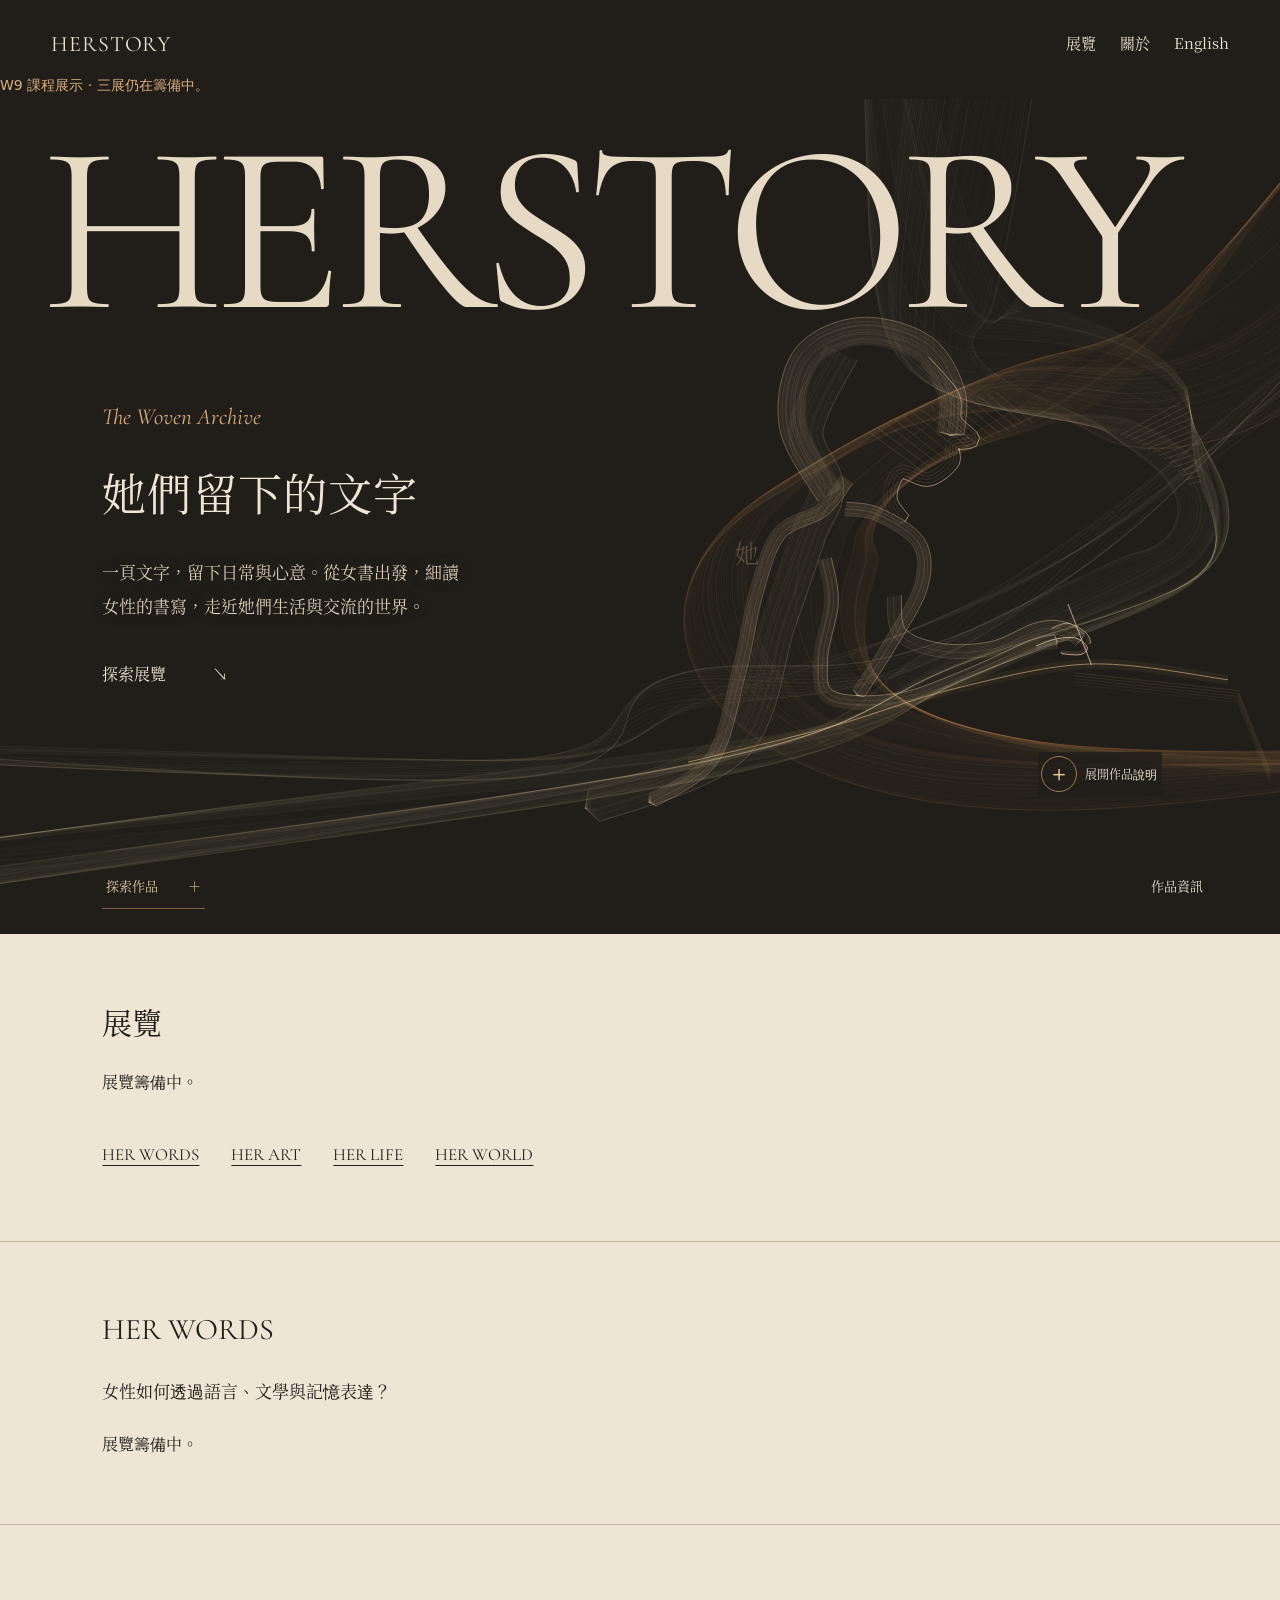
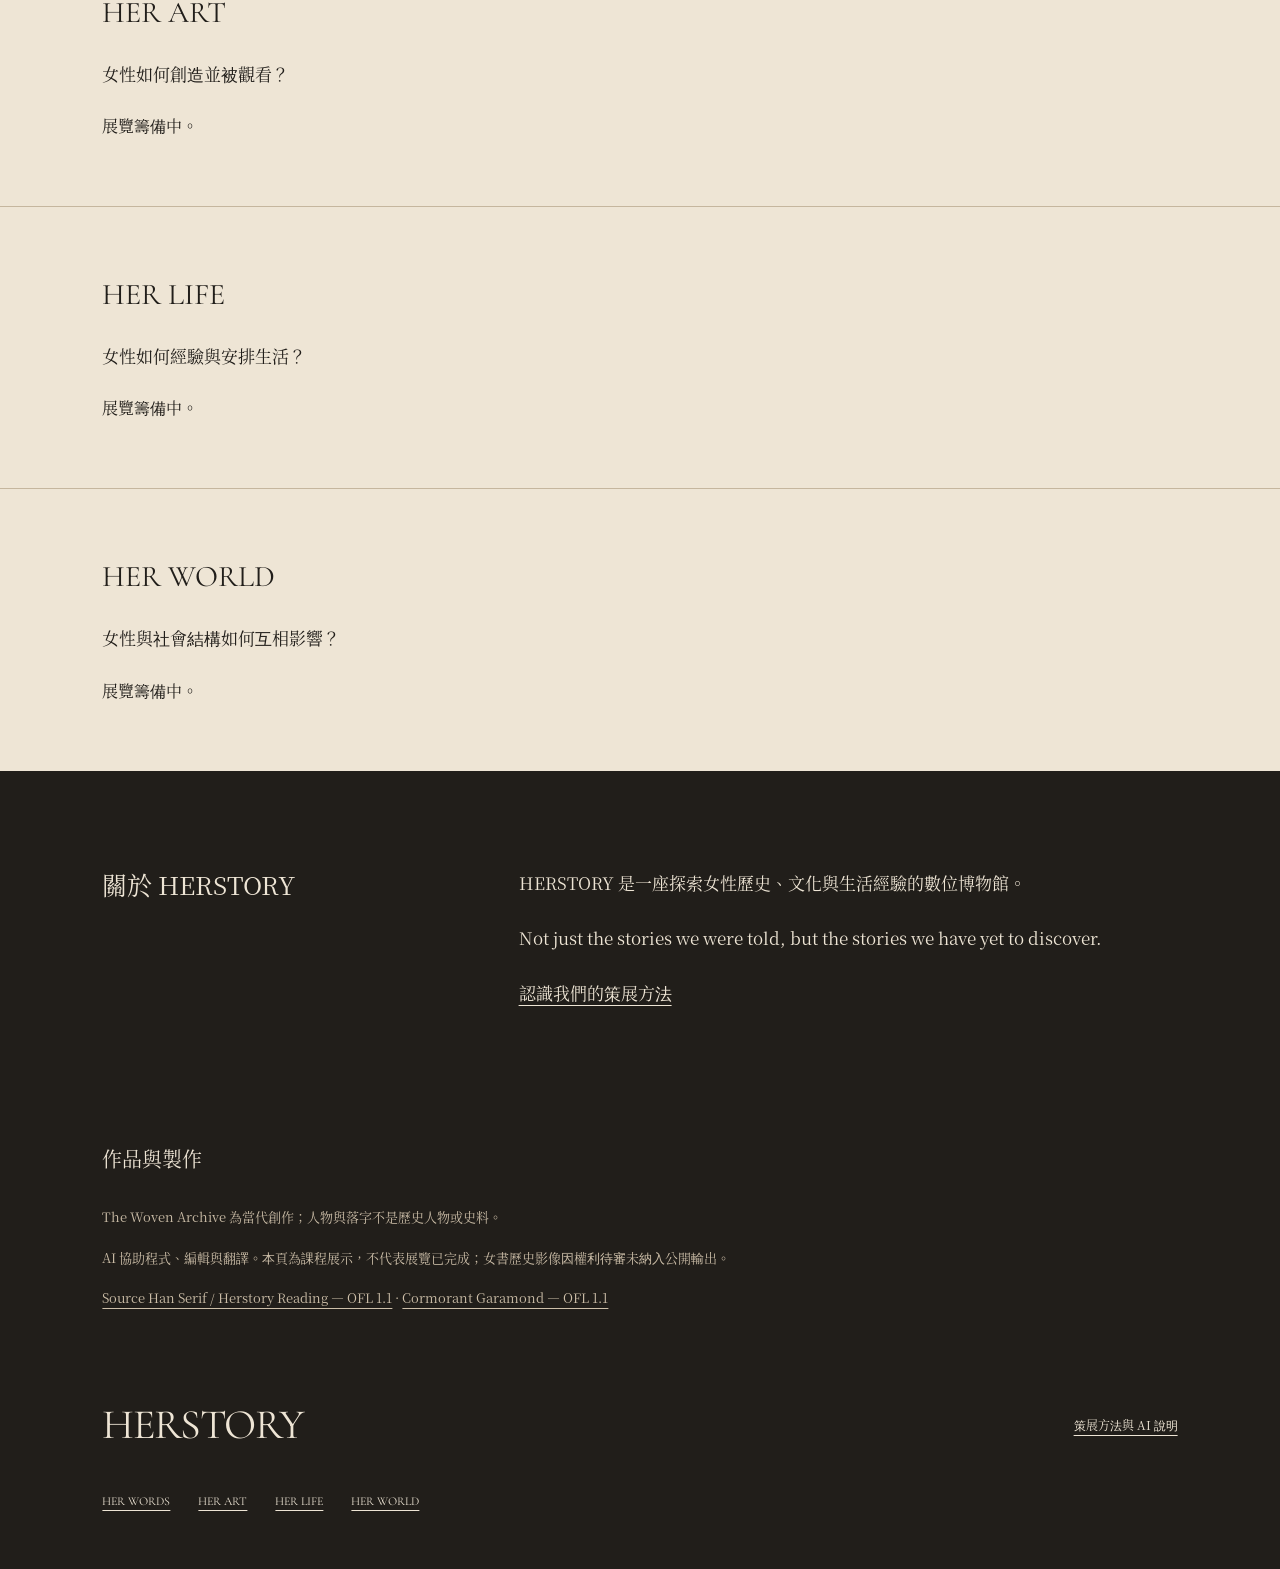
<file: index.html>
<!doctype html>
<html lang="zh-Hant"><head><meta charset="utf-8"><meta name="viewport" content="width=device-width,initial-scale=1"><meta name="robots" content="noindex,nofollow"><meta name="description" content="探索女性歷史、文化、藝術、思想及生活經驗的數位博物館。"><title>女性的書寫與生活 — HERSTORY</title><link rel="icon" href="data:,"><link rel="stylesheet" href="assets/css/fonts.css"><link rel="stylesheet" href="assets/css/round5.css"><link rel="stylesheet" href="assets/css/site.css"><script src="assets/js/site.js" defer></script><script src="assets/js/home/fibre-field.js" defer></script><script src="assets/js/home/writing-scene.js" defer></script><script src="assets/js/home/art.js" defer></script></head>
<body id="top"><a class="skip" href="#main">跳至主要內容</a><header><a class="home-link" href="index.html">HERSTORY</a><nav aria-label="主要導覽"><a href="index.html#exhibitions">展覽</a><a href="about/index.html">關於</a><a data-language-switch href="en/index.html" hreflang="en" lang="en">English</a></nav></header>
<main id="main"><p class="notice">W9 課程展示 · 三展仍在籌備中。</p><section class="scene" aria-labelledby="opening" aria-describedby="art-description"><p id="art-description" class="sr-only">纖維勾勒一位低頭書寫的女性。少量中文字落下，由線束承接，靠近手邊留下痕跡；這是當代創作，不描繪特定歷史人物。</p><div class="art-surface" aria-hidden="true"><picture class="fallback"><source media="(max-width:700px)" srcset="assets/images/home/fibres-still-mobile.svg"><img src="assets/images/home/fibres-still.svg" alt=""></picture><div class="static-characters"><span>寫</span><span>留</span></div><canvas id="weave"></canvas></div><p class="masthead" lang="en">HERSTORY</p><div class="opening"><p class="art-title" lang="en">The Woven Archive</p><h1 id="opening">她們留下的文字</h1><p class="opening-copy">一頁文字，留下日常與心意。從女書出發，細讀女性的書寫，走近她們生活與交流的世界。</p><a class="entry" href="#exhibitions">探索展覽 <span aria-hidden="true">↘</span></a></div>
<div class="discovery"><figure id="reveal-image"><figcaption>The Woven Archive 為當代創作；人物與落字不是歷史人物或史料。</figcaption></figure><button id="reveal" class="reveal-control" aria-expanded="false" aria-controls="reveal-image"><span class="reveal-mark" aria-hidden="true">＋</span><span id="reveal-label">展開作品說明</span></button></div>
<div class="scene-bottom"><details class="explore" id="explore"><summary>探索作品 <span aria-hidden="true">＋</span></summary><div class="explore-panel"><p>選取線索可改變纖維的交會；點按「輕拂」可擾動作品，「重設」重新播放落字。按 Escape 收起影像。</p><div class="thread-choices" role="group" aria-label="選取作品線索，可複選"><button data-thread="0" aria-pressed="false">書寫</button><button data-thread="1" aria-pressed="false">空間</button><button data-thread="2" aria-pressed="false">日常</button><button id="touch-fibres" aria-label="輕拂纖維">輕拂</button><button id="pause-writing" aria-pressed="false">暫停落字</button><button id="reset" aria-label="重設作品與線索，重新播放落字">重設</button></div></div></details><a class="work-info" href="#sources">作品資訊</a></div><p id="weave-status" class="sr-only" role="status" aria-live="polite"></p></section>
<section class="catalogue" id="exhibitions" tabindex="-1"><h2>展覽</h2><!-- HERSTORY:INDEX:all:START -->
<p class="index-empty">展覽籌備中。</p>
<!-- HERSTORY:INDEX:all:END --><nav class="category-nav" aria-label="展區"><a href="#her-words">HER WORDS</a><a href="#her-art">HER ART</a><a href="#her-life">HER LIFE</a><a href="#her-world">HER WORLD</a></nav></section><section class="category" id="her-words"><h2 lang="en">HER WORDS</h2><p>女性如何透過語言、文學與記憶表達？</p><!-- HERSTORY:INDEX:her-words:START -->
<p class="index-empty">展覽籌備中。</p>
<!-- HERSTORY:INDEX:her-words:END --></section><section class="category" id="her-art"><h2 lang="en">HER ART</h2><p>女性如何創造並被觀看？</p><!-- HERSTORY:INDEX:her-art:START -->
<p class="index-empty">展覽籌備中。</p>
<!-- HERSTORY:INDEX:her-art:END --></section><section class="category" id="her-life"><h2 lang="en">HER LIFE</h2><p>女性如何經驗與安排生活？</p><!-- HERSTORY:INDEX:her-life:START -->
<p class="index-empty">展覽籌備中。</p>
<!-- HERSTORY:INDEX:her-life:END --></section><section class="category" id="her-world"><h2 lang="en">HER WORLD</h2><p>女性與社會結構如何互相影響？</p><!-- HERSTORY:INDEX:her-world:START -->
<p class="index-empty">展覽籌備中。</p>
<!-- HERSTORY:INDEX:her-world:END --></section><section class="about" id="about"><h2>關於 HERSTORY</h2><div><p>HERSTORY 是一座探索女性歷史、文化與生活經驗的數位博物館。</p><p lang="en">Not just the stories we were told, but the stories we have yet to discover.</p><p><a href="./about/index.html">認識我們的策展方法</a></p></div></section><section class="sources" id="sources" aria-labelledby="sources-title"><h2 id="sources-title">作品與製作</h2><p>The Woven Archive 為當代創作；人物與落字不是歷史人物或史料。</p><p>AI 協助程式、編輯與翻譯。本頁為課程展示，不代表展覽已完成；女書歷史影像因權利待審未納入公開輸出。</p><p><a href="assets/fonts/OFL-SourceHanSerif.txt">Source Han Serif / Herstory Reading — OFL 1.1</a> · <a href="assets/fonts/OFL-CormorantGaramond.txt">Cormorant Garamond — OFL 1.1</a></p></section></main>
<footer><a class="footer-brand" href="index.html" lang="en">HERSTORY</a><a href="about/index.html#method">策展方法與 AI 說明</a><nav class="footer-areas" aria-label="展區導覽"><a href="index.html#her-words" lang="en">HER WORDS</a><a href="index.html#her-art" lang="en">HER ART</a><a href="index.html#her-life" lang="en">HER LIFE</a><a href="index.html#her-world" lang="en">HER WORLD</a></nav></footer></body></html>
</file>
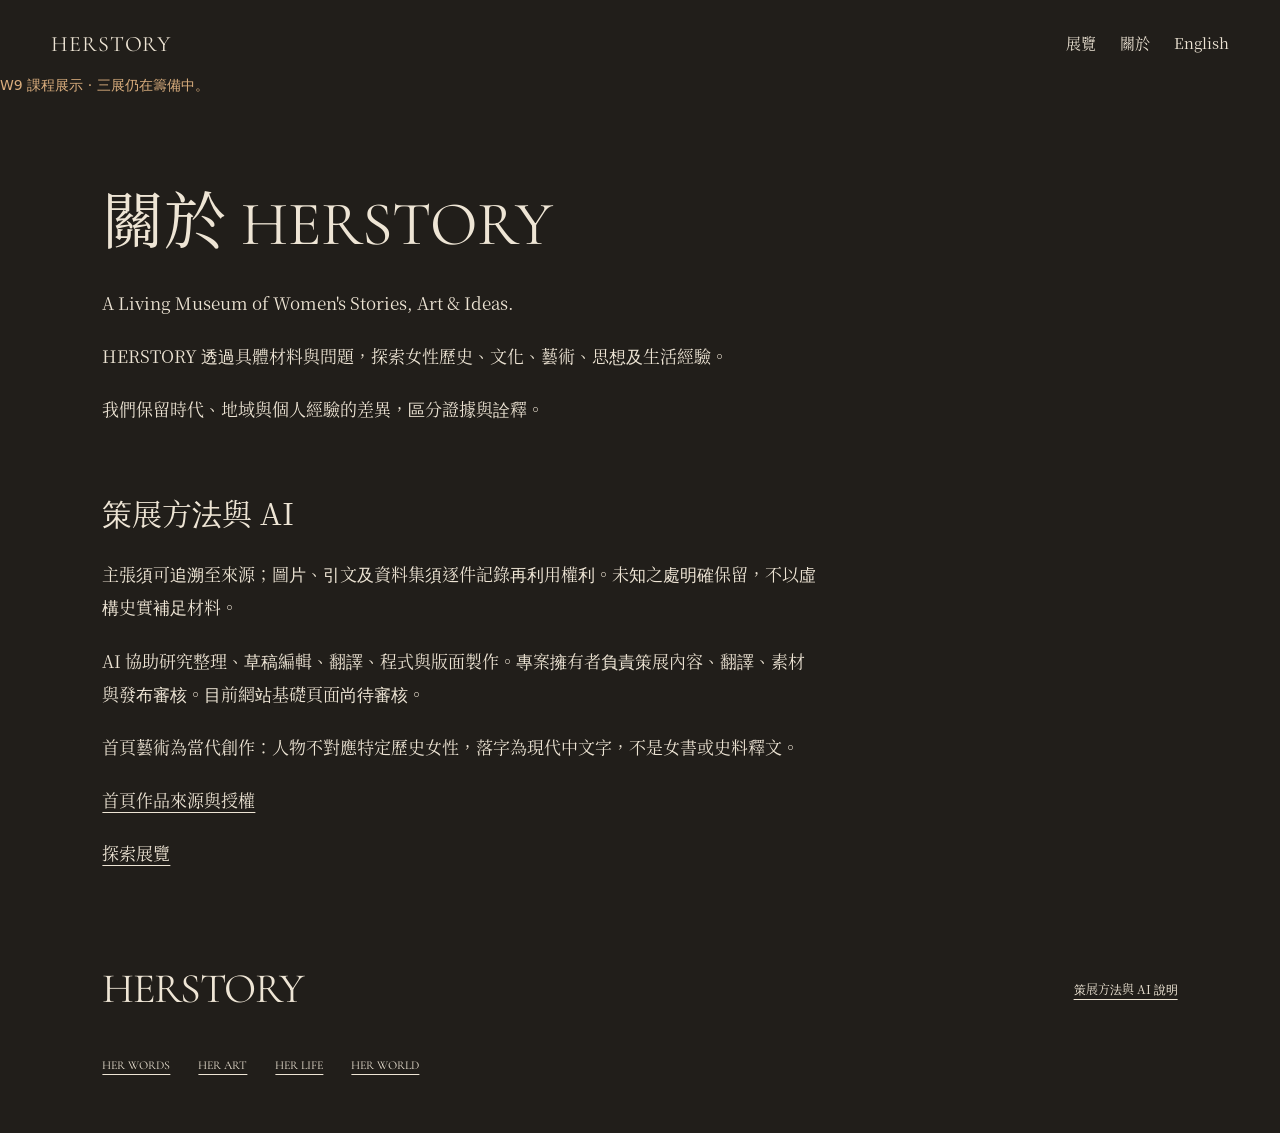
<file: about/index.html>
<!doctype html>
<html lang="zh-Hant"><head><meta charset="utf-8"><meta name="viewport" content="width=device-width,initial-scale=1"><meta name="robots" content="noindex,nofollow"><meta name="description" content="探索女性歷史、文化、藝術、思想及生活經驗的數位博物館。"><title>關於 — HERSTORY</title><link rel="icon" href="data:,"><link rel="stylesheet" href="../assets/css/fonts.css"><link rel="stylesheet" href="../assets/css/round5.css"><link rel="stylesheet" href="../assets/css/site.css"><script src="../assets/js/site.js" defer></script></head>
<body id="top"><a class="skip" href="#main">跳至主要內容</a><header><a class="home-link" href="../index.html">HERSTORY</a><nav aria-label="主要導覽"><a href="../index.html#exhibitions">展覽</a><a href="../about/index.html">關於</a><a data-language-switch href="../en/about/index.html" hreflang="en" lang="en">English</a></nav></header>
<main id="main"><p class="notice">W9 課程展示 · 三展仍在籌備中。</p><section class="text-page" id="about"><h1>關於 HERSTORY</h1><p lang="en">A Living Museum of Women's Stories, Art &amp; Ideas.</p><p>HERSTORY 透過具體材料與問題，探索女性歷史、文化、藝術、思想及生活經驗。</p><p>我們保留時代、地域與個人經驗的差異，區分證據與詮釋。</p></section><section class="text-page" id="method"><h2>策展方法與 AI</h2><p>主張須可追溯至來源；圖片、引文及資料集須逐件記錄再利用權利。未知之處明確保留，不以虛構史實補足材料。</p><p>AI 協助研究整理、草稿編輯、翻譯、程式與版面製作。專案擁有者負責策展內容、翻譯、素材與發布審核。目前網站基礎頁面尚待審核。</p><p>首頁藝術為當代創作：人物不對應特定歷史女性，落字為現代中文字，不是女書或史料釋文。</p><p><a href="../index.html#sources">首頁作品來源與授權</a></p><p><a href="../index.html#exhibitions">探索展覽</a></p></section></main>
<footer><a class="footer-brand" href="../index.html" lang="en">HERSTORY</a><a href="../about/index.html#method">策展方法與 AI 說明</a><nav class="footer-areas" aria-label="展區導覽"><a href="../index.html#her-words" lang="en">HER WORDS</a><a href="../index.html#her-art" lang="en">HER ART</a><a href="../index.html#her-life" lang="en">HER LIFE</a><a href="../index.html#her-world" lang="en">HER WORLD</a></nav></footer></body></html>
</file>
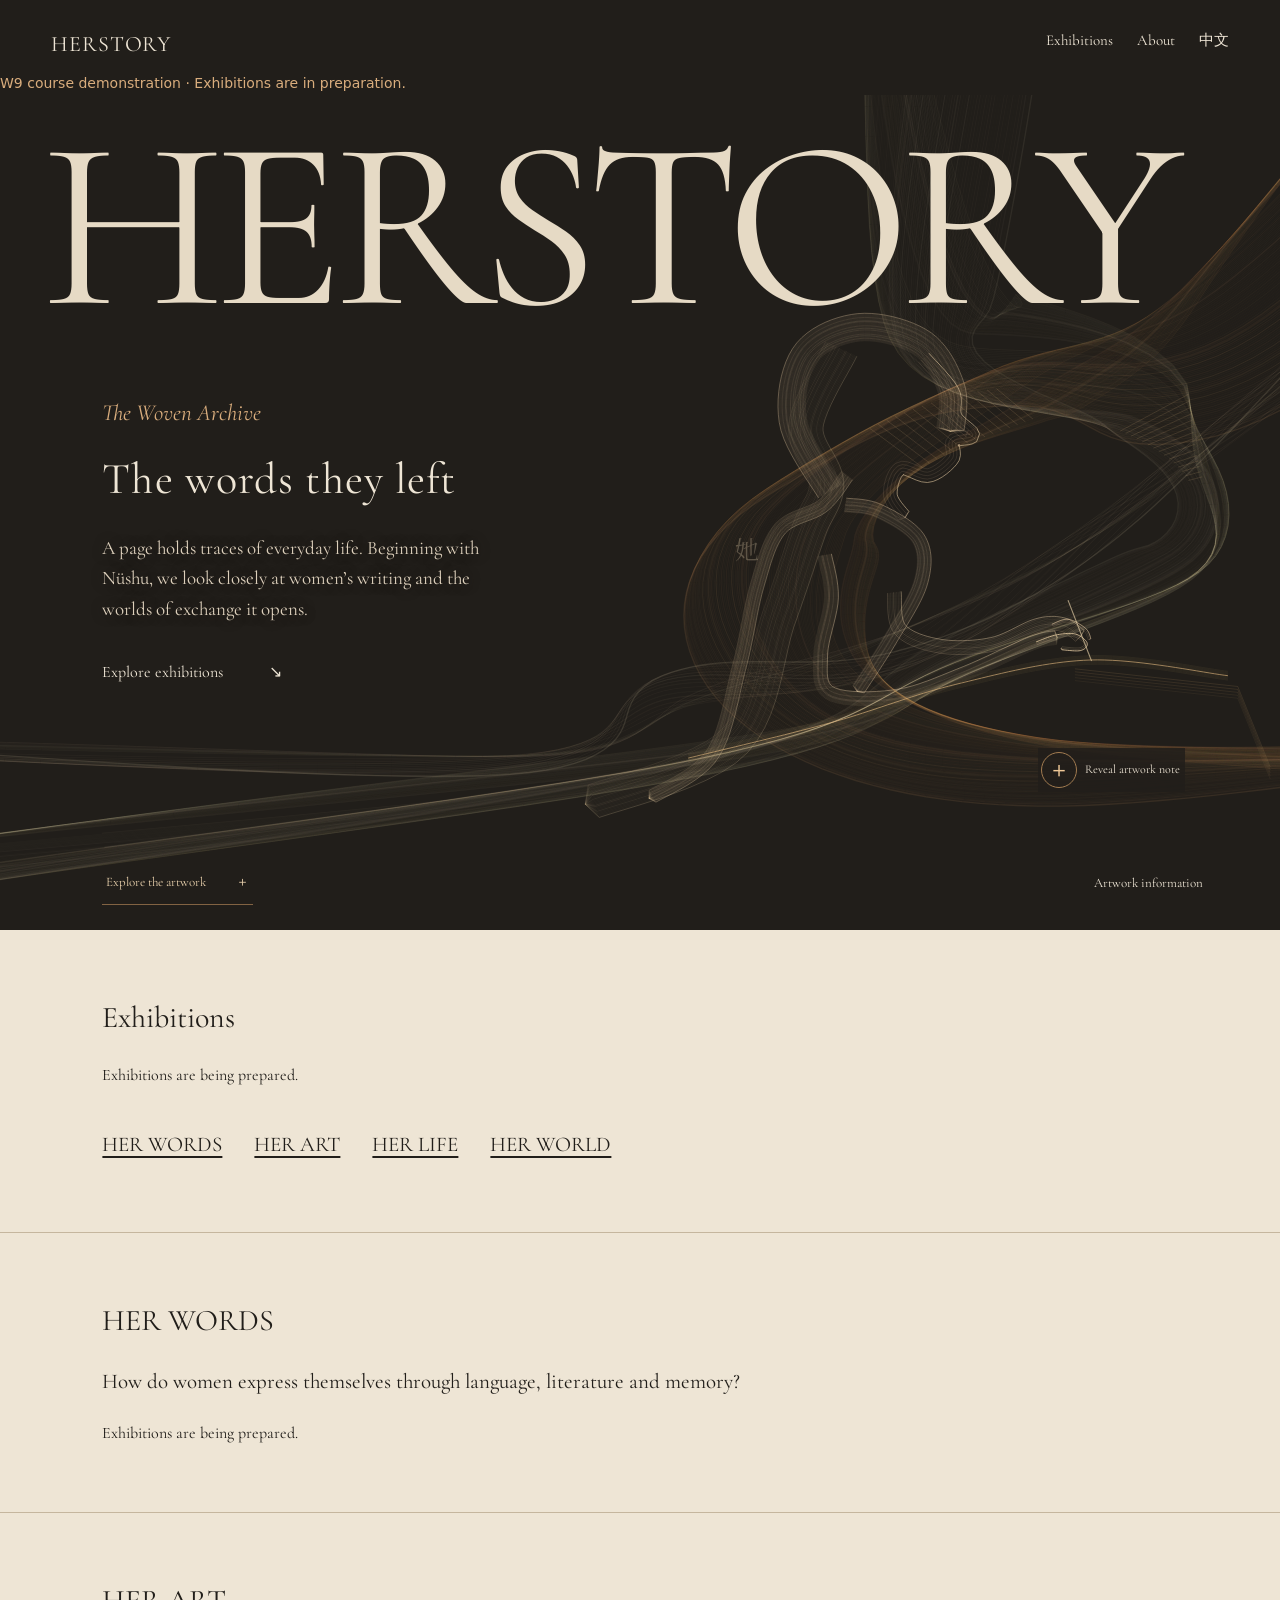
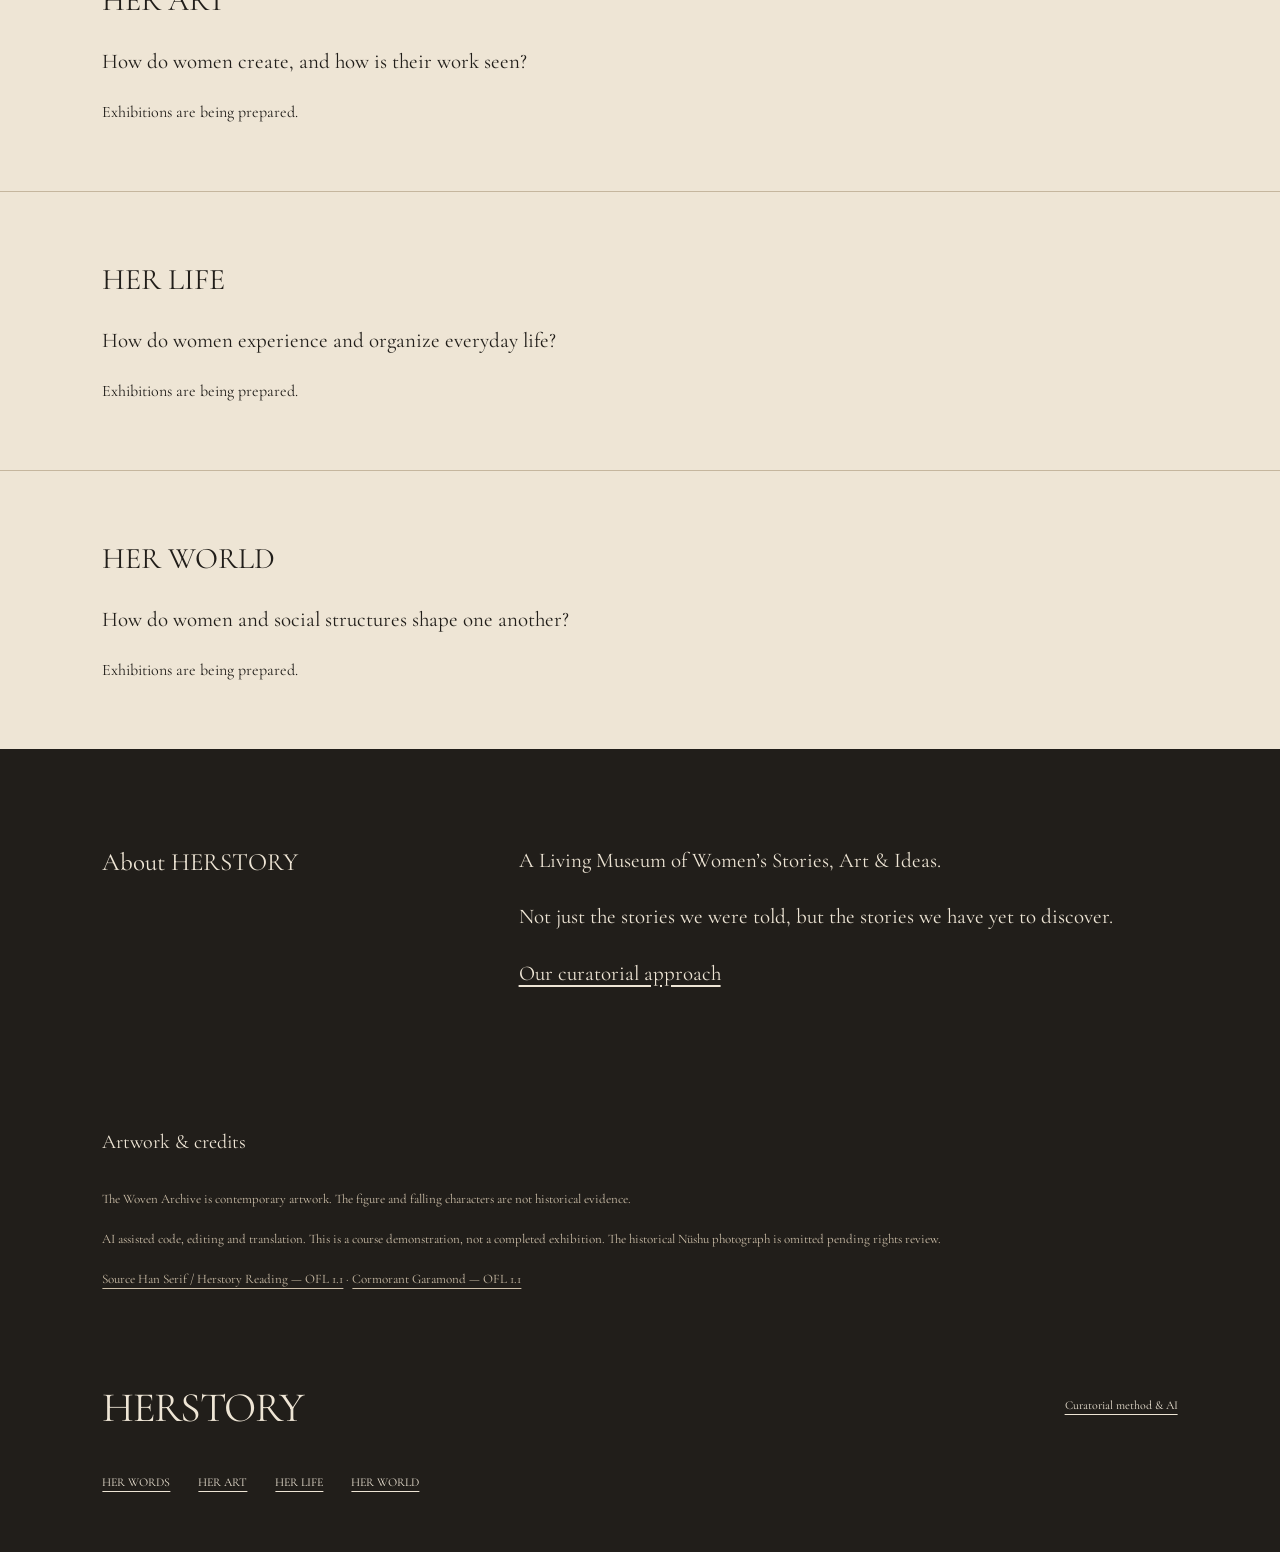
<file: en/index.html>
<!doctype html>
<html lang="en"><head><meta charset="utf-8"><meta name="viewport" content="width=device-width,initial-scale=1"><meta name="robots" content="noindex,nofollow"><meta name="description" content="A Living Museum of Women’s Stories, Art &amp; Ideas."><title>Women’s writing and lives — HERSTORY</title><link rel="icon" href="data:,"><link rel="stylesheet" href="../assets/css/fonts.css"><link rel="stylesheet" href="../assets/css/round5.css"><link rel="stylesheet" href="../assets/css/site.css"><script src="../assets/js/site.js" defer></script><script src="../assets/js/home/fibre-field.js" defer></script><script src="../assets/js/home/writing-scene.js" defer></script><script src="../assets/js/home/art.js" defer></script></head>
<body id="top"><a class="skip" href="#main">Skip to content</a><header><a class="home-link" href="../en/index.html">HERSTORY</a><nav aria-label="Main navigation"><a href="../en/index.html#exhibitions">Exhibitions</a><a href="../en/about/index.html">About</a><a data-language-switch href="../index.html" hreflang="zh-Hant" lang="zh-Hant">中文</a></nav></header>
<main id="main"><p class="notice">W9 course demonstration · Exhibitions are in preparation.</p><section class="scene" aria-labelledby="opening" aria-describedby="art-description"><p id="art-description" class="sr-only">Fibres trace a woman bending over her writing. Modern Chinese characters fall onto the strands and leave traces near her hand. This contemporary artwork does not depict a historical individual.</p><div class="art-surface" aria-hidden="true"><picture class="fallback"><source media="(max-width:700px)" srcset="../assets/images/home/fibres-still-mobile.svg"><img src="../assets/images/home/fibres-still.svg" alt=""></picture><div class="static-characters"><span>寫</span><span>留</span></div><canvas id="weave"></canvas></div><p class="masthead" lang="en">HERSTORY</p><div class="opening"><p class="art-title" lang="en">The Woven Archive</p><h1 id="opening">The words they left</h1><p class="opening-copy">A page holds traces of everyday life. Beginning with Nüshu, we look closely at women’s writing and the worlds of exchange it opens.</p><a class="entry" href="#exhibitions">Explore exhibitions <span aria-hidden="true">↘</span></a></div>
<div class="discovery"><figure id="reveal-image"><figcaption>The Woven Archive is contemporary artwork. The figure and falling characters are not historical evidence.</figcaption></figure><button id="reveal" class="reveal-control" aria-expanded="false" aria-controls="reveal-image"><span class="reveal-mark" aria-hidden="true">＋</span><span id="reveal-label">Reveal artwork note</span></button></div>
<div class="scene-bottom"><details class="explore" id="explore"><summary>Explore the artwork <span aria-hidden="true">＋</span></summary><div class="explore-panel"><p>Select threads to change their gathering. Brush to disturb the fibres; reset to replay the falling characters. Press Escape to close the image.</p><div class="thread-choices" role="group" aria-label="Select artwork threads; multiple choices allowed"><button data-thread="0" aria-pressed="false">Writing</button><button data-thread="1" aria-pressed="false">Space</button><button data-thread="2" aria-pressed="false">Everyday life</button><button id="touch-fibres" aria-label="Brush the fibres">Brush</button><button id="pause-writing" aria-pressed="false">Pause writing</button><button id="reset" aria-label="Reset artwork and threads; replay the characters">Reset</button></div></div></details><a class="work-info" href="#sources">Artwork information</a></div><p id="weave-status" class="sr-only" role="status" aria-live="polite"></p></section>
<section class="catalogue" id="exhibitions" tabindex="-1"><h2>Exhibitions</h2><!-- HERSTORY:INDEX:all:START -->
<p class="index-empty">Exhibitions are being prepared.</p>
<!-- HERSTORY:INDEX:all:END --><nav class="category-nav" aria-label="Museum areas"><a href="#her-words">HER WORDS</a><a href="#her-art">HER ART</a><a href="#her-life">HER LIFE</a><a href="#her-world">HER WORLD</a></nav></section><section class="category" id="her-words"><h2 lang="en">HER WORDS</h2><p>How do women express themselves through language, literature and memory?</p><!-- HERSTORY:INDEX:her-words:START -->
<p class="index-empty">Exhibitions are being prepared.</p>
<!-- HERSTORY:INDEX:her-words:END --></section><section class="category" id="her-art"><h2 lang="en">HER ART</h2><p>How do women create, and how is their work seen?</p><!-- HERSTORY:INDEX:her-art:START -->
<p class="index-empty">Exhibitions are being prepared.</p>
<!-- HERSTORY:INDEX:her-art:END --></section><section class="category" id="her-life"><h2 lang="en">HER LIFE</h2><p>How do women experience and organize everyday life?</p><!-- HERSTORY:INDEX:her-life:START -->
<p class="index-empty">Exhibitions are being prepared.</p>
<!-- HERSTORY:INDEX:her-life:END --></section><section class="category" id="her-world"><h2 lang="en">HER WORLD</h2><p>How do women and social structures shape one another?</p><!-- HERSTORY:INDEX:her-world:START -->
<p class="index-empty">Exhibitions are being prepared.</p>
<!-- HERSTORY:INDEX:her-world:END --></section><section class="about" id="about"><h2>About HERSTORY</h2><div><p>A Living Museum of Women’s Stories, Art &amp; Ideas.</p><p lang="en">Not just the stories we were told, but the stories we have yet to discover.</p><p><a href="about/index.html">Our curatorial approach</a></p></div></section><section class="sources" id="sources" aria-labelledby="sources-title"><h2 id="sources-title">Artwork & credits</h2><p>The Woven Archive is contemporary artwork. The figure and falling characters are not historical evidence.</p><p>AI assisted code, editing and translation. This is a course demonstration, not a completed exhibition. The historical Nüshu photograph is omitted pending rights review.</p><p><a href="../assets/fonts/OFL-SourceHanSerif.txt">Source Han Serif / Herstory Reading — OFL 1.1</a> · <a href="../assets/fonts/OFL-CormorantGaramond.txt">Cormorant Garamond — OFL 1.1</a></p></section></main>
<footer><a class="footer-brand" href="../en/index.html" lang="en">HERSTORY</a><a href="../en/about/index.html#method">Curatorial method & AI</a><nav class="footer-areas" aria-label="Museum areas"><a href="../en/index.html#her-words" lang="en">HER WORDS</a><a href="../en/index.html#her-art" lang="en">HER ART</a><a href="../en/index.html#her-life" lang="en">HER LIFE</a><a href="../en/index.html#her-world" lang="en">HER WORLD</a></nav></footer></body></html>
</file>
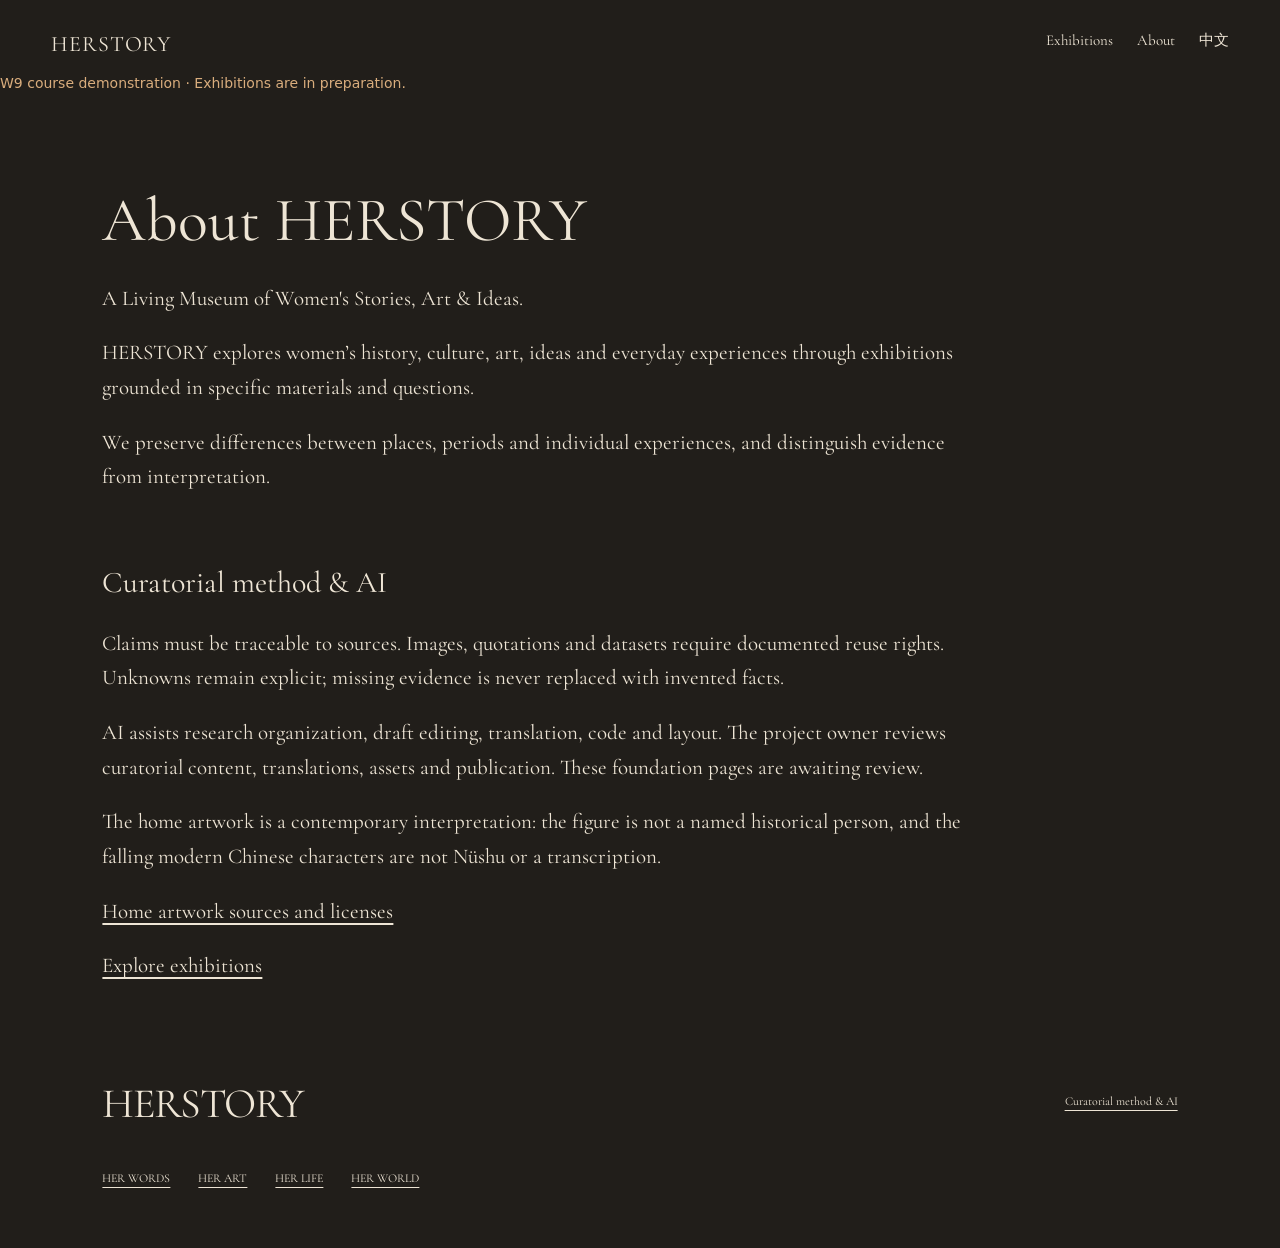
<file: en/about/index.html>
<!doctype html>
<html lang="en"><head><meta charset="utf-8"><meta name="viewport" content="width=device-width,initial-scale=1"><meta name="robots" content="noindex,nofollow"><meta name="description" content="A Living Museum of Women’s Stories, Art &amp; Ideas."><title>About — HERSTORY</title><link rel="icon" href="data:,"><link rel="stylesheet" href="../../assets/css/fonts.css"><link rel="stylesheet" href="../../assets/css/round5.css"><link rel="stylesheet" href="../../assets/css/site.css"><script src="../../assets/js/site.js" defer></script></head>
<body id="top"><a class="skip" href="#main">Skip to content</a><header><a class="home-link" href="../../en/index.html">HERSTORY</a><nav aria-label="Main navigation"><a href="../../en/index.html#exhibitions">Exhibitions</a><a href="../../en/about/index.html">About</a><a data-language-switch href="../../about/index.html" hreflang="zh-Hant" lang="zh-Hant">中文</a></nav></header>
<main id="main"><p class="notice">W9 course demonstration · Exhibitions are in preparation.</p><section class="text-page" id="about"><h1>About HERSTORY</h1><p lang="en">A Living Museum of Women's Stories, Art &amp; Ideas.</p><p>HERSTORY explores women’s history, culture, art, ideas and everyday experiences through exhibitions grounded in specific materials and questions.</p><p>We preserve differences between places, periods and individual experiences, and distinguish evidence from interpretation.</p></section><section class="text-page" id="method"><h2>Curatorial method & AI</h2><p>Claims must be traceable to sources. Images, quotations and datasets require documented reuse rights. Unknowns remain explicit; missing evidence is never replaced with invented facts.</p><p>AI assists research organization, draft editing, translation, code and layout. The project owner reviews curatorial content, translations, assets and publication. These foundation pages are awaiting review.</p><p>The home artwork is a contemporary interpretation: the figure is not a named historical person, and the falling modern Chinese characters are not Nüshu or a transcription.</p><p><a href="../index.html#sources">Home artwork sources and licenses</a></p><p><a href="../index.html#exhibitions">Explore exhibitions</a></p></section></main>
<footer><a class="footer-brand" href="../../en/index.html" lang="en">HERSTORY</a><a href="../../en/about/index.html#method">Curatorial method & AI</a><nav class="footer-areas" aria-label="Museum areas"><a href="../../en/index.html#her-words" lang="en">HER WORDS</a><a href="../../en/index.html#her-art" lang="en">HER ART</a><a href="../../en/index.html#her-life" lang="en">HER LIFE</a><a href="../../en/index.html#her-world" lang="en">HER WORLD</a></nav></footer></body></html>
</file>
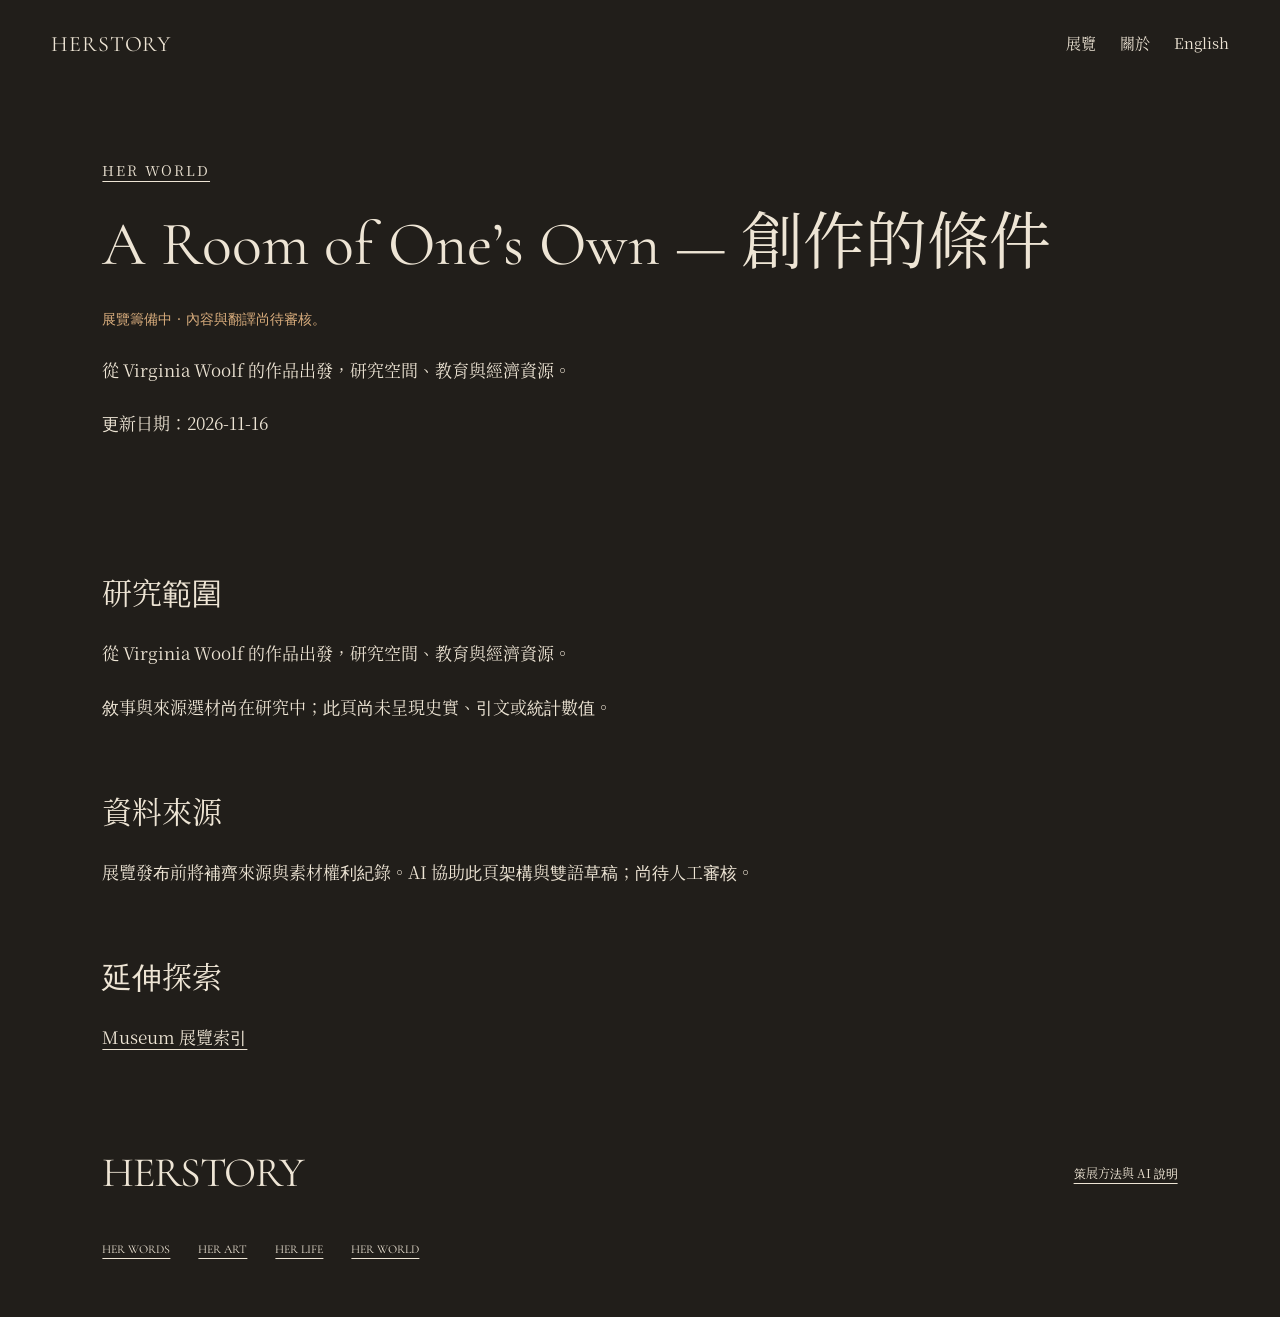
<file: exhibitions/a-room-of-ones-own/index.html>
<!doctype html>
<html lang="zh-Hant"><head><meta charset="utf-8"><meta name="viewport" content="width=device-width,initial-scale=1"><meta name="robots" content="noindex,nofollow"><meta name="description" content="探索女性歷史、文化、藝術、思想及生活經驗的數位博物館。"><title>A Room of One’s Own — 創作的條件 — HERSTORY</title><link rel="icon" href="data:,"><link rel="stylesheet" href="../../assets/css/fonts.css"><link rel="stylesheet" href="../../assets/css/round5.css"><link rel="stylesheet" href="../../assets/css/site.css"><script src="../../assets/js/site.js" defer></script></head>
<body id="top"><a class="skip" href="#main">跳至主要內容</a><header><a class="home-link" href="../../index.html">HERSTORY</a><nav aria-label="主要導覽"><a href="../../index.html#exhibitions">展覽</a><a href="../../about/index.html">關於</a><a data-language-switch href="../../en/exhibitions/a-room-of-ones-own/index.html" hreflang="en" lang="en">English</a></nav></header>
<main id="main"><div class="page-heading"><p class="eyebrow"><a href="../../index.html#her-world">HER WORLD</a></p><h1>A Room of One’s Own — 創作的條件</h1><p class="notice">展覽籌備中 · 內容與翻譯尚待審核。</p><p>從 Virginia Woolf 的作品出發，研究空間、教育與經濟資源。</p><p>更新日期：2026-11-16</p></div><section class="text-page" id="scope"><h2>研究範圍</h2><p>從 Virginia Woolf 的作品出發，研究空間、教育與經濟資源。</p><p>敘事與來源選材尚在研究中；此頁尚未呈現史實、引文或統計數值。</p></section><section class="text-page" id="sources"><h2>資料來源</h2><p>展覽發布前將補齊來源與素材權利紀錄。AI 協助此頁架構與雙語草稿；尚待人工審核。</p></section><section class="text-page" id="related"><h2>延伸探索</h2><p><a href="../../index.html#exhibitions">Museum 展覽索引</a></p></section></main>
<footer><a class="footer-brand" href="../../index.html" lang="en">HERSTORY</a><a href="../../about/index.html#method">策展方法與 AI 說明</a><nav class="footer-areas" aria-label="展區導覽"><a href="../../index.html#her-words" lang="en">HER WORDS</a><a href="../../index.html#her-art" lang="en">HER ART</a><a href="../../index.html#her-life" lang="en">HER LIFE</a><a href="../../index.html#her-world" lang="en">HER WORLD</a></nav></footer></body></html>
</file>
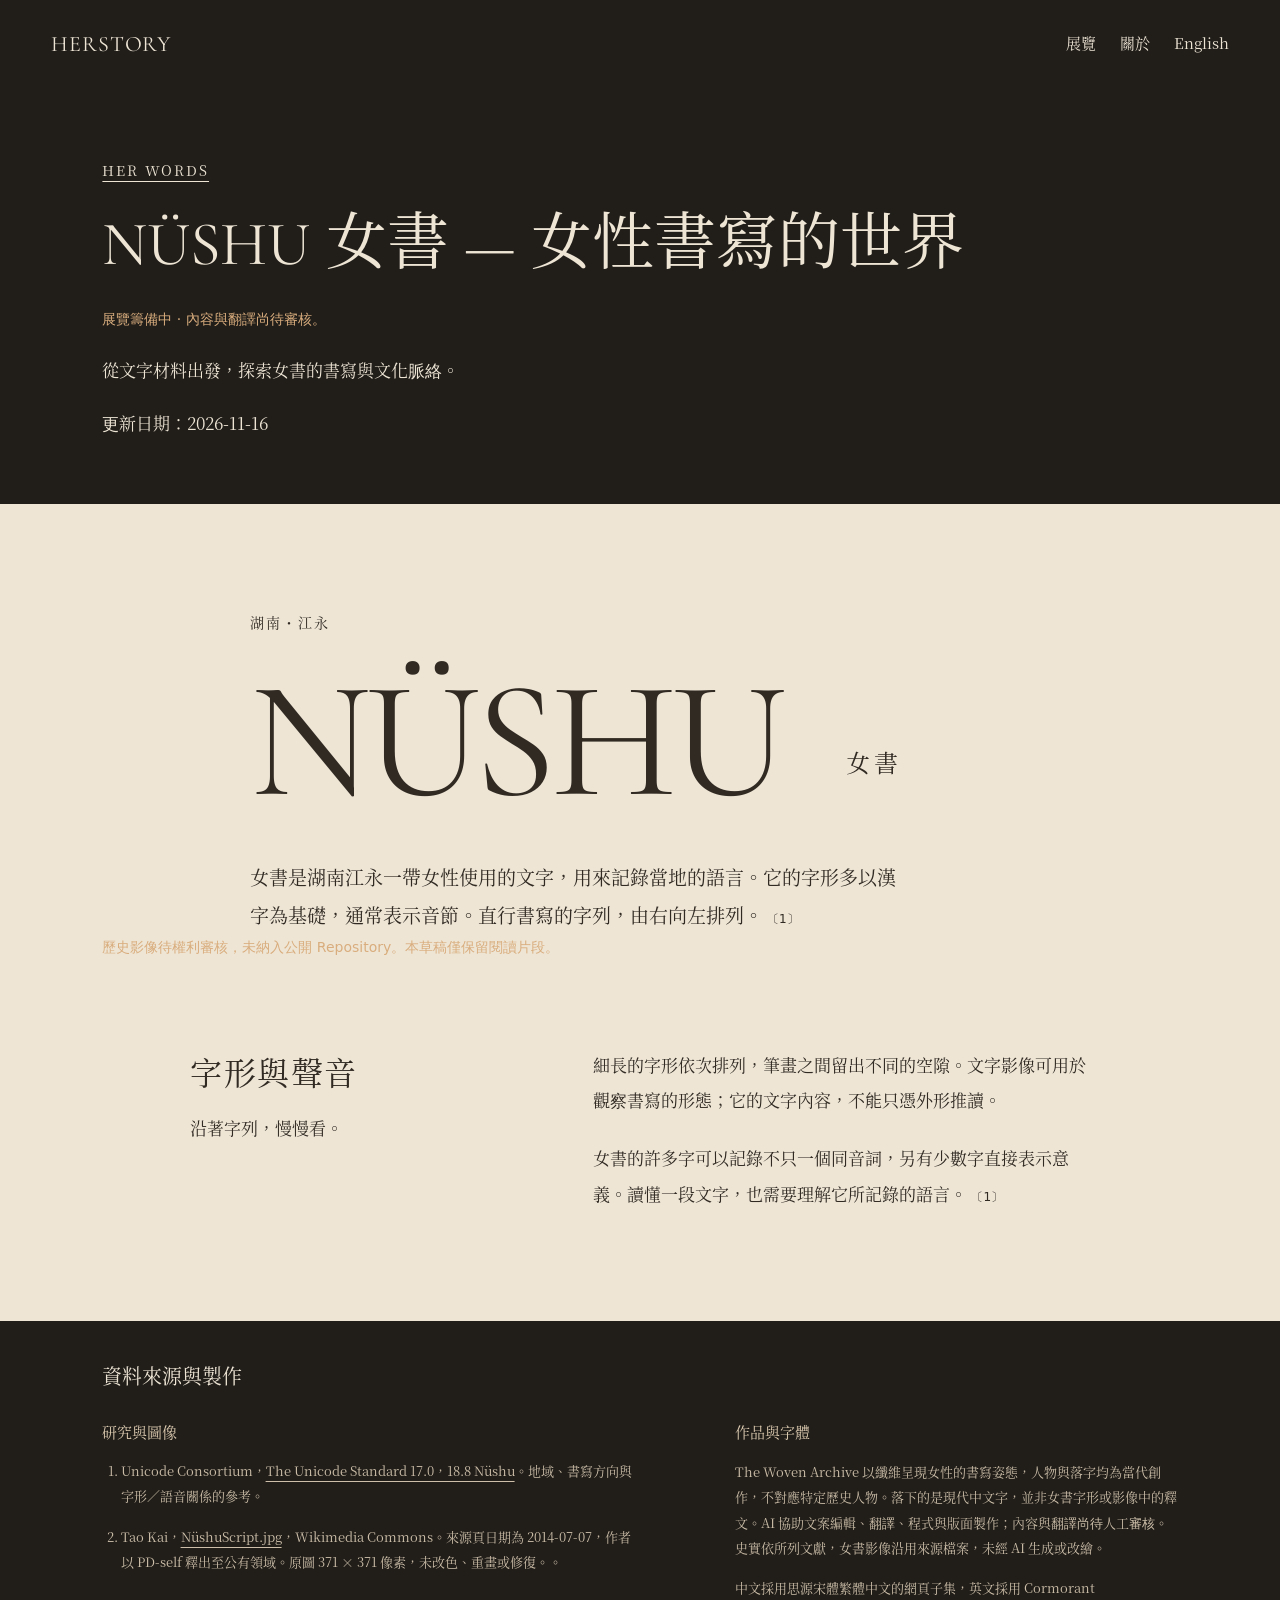
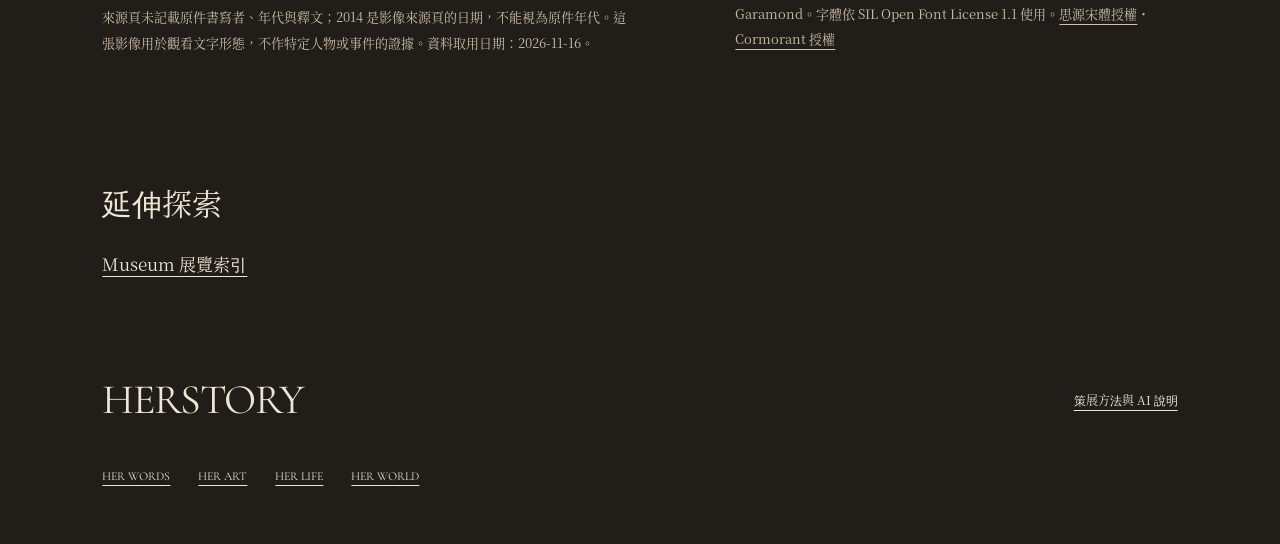
<file: exhibitions/nushu/index.html>
<!doctype html>
<html lang="zh-Hant"><head><meta charset="utf-8"><meta name="viewport" content="width=device-width,initial-scale=1"><meta name="robots" content="noindex,nofollow"><meta name="description" content="探索女性歷史、文化、藝術、思想及生活經驗的數位博物館。"><title>NÜSHU 女書 — 女性書寫的世界 — HERSTORY</title><link rel="icon" href="data:,"><link rel="stylesheet" href="../../assets/css/fonts.css"><link rel="stylesheet" href="../../assets/css/round5.css"><link rel="stylesheet" href="../../assets/css/site.css"><script src="../../assets/js/site.js" defer></script></head>
<body id="top"><a class="skip" href="#main">跳至主要內容</a><header><a class="home-link" href="../../index.html">HERSTORY</a><nav aria-label="主要導覽"><a href="../../index.html#exhibitions">展覽</a><a href="../../about/index.html">關於</a><a data-language-switch href="../../en/exhibitions/nushu/index.html" hreflang="en" lang="en">English</a></nav></header>
<main id="main"><div class="page-heading"><p class="eyebrow"><a href="../../index.html#her-words">HER WORDS</a></p><h1>NÜSHU 女書 — 女性書寫的世界</h1><p class="notice">展覽籌備中 · 內容與翻譯尚待審核。</p><p>從文字材料出發，探索女書的書寫與文化脈絡。</p><p>更新日期：2026-11-16</p></div><section class="exhibition" id="nushu" tabindex="-1" aria-labelledby="nushu-title"><div class="exhibition-heading"><p class="eyebrow">湖南・江永</p><h2 id="nushu-title" lang="en">NÜSHU <span lang="zh-Hant">女書</span></h2><p class="exhibition-intro">女書是湖南江永一帶女性使用的文字，用來記錄當地的語言。它的字形多以漢字為基礎，通常表示音節。直行書寫的字列，由右向左排列。<a class="cite" href="#source-context" aria-label="女書背景資料來源">〔1〕</a></p></div>
<p class="notice">歷史影像待權利審核，未納入公開 Repository。本草稿僅保留閱讀片段。</p>
<div class="reading" id="reading"><div class="reading-title"><h3>字形與聲音</h3><p>沿著字列，慢慢看。</p></div><div class="reading-copy"><p>細長的字形依次排列，筆畫之間留出不同的空隙。文字影像可用於觀察書寫的形態；它的文字內容，不能只憑外形推讀。</p><p>女書的許多字可以記錄不只一個同音詞，另有少數字直接表示意義。讀懂一段文字，也需要理解它所記錄的語言。<a class="cite" href="#source-context" aria-label="字形與語音資料來源">〔1〕</a></p></div></div></section>
<section class="sources" id="sources" aria-labelledby="sources-title"><h2 id="sources-title">資料來源與製作</h2><div class="source-columns"><div><h3>研究與圖像</h3><ol><li id="source-context">Unicode Consortium，<a href="https://www.unicode.org/versions/Unicode17.0.0/core-spec/chapter-18/">The Unicode Standard 17.0，18.8 Nüshu</a>。地域、書寫方向與字形／語音關係的參考。</li><li id="source-image">Tao Kai，<a href="https://commons.wikimedia.org/wiki/File:N%C3%BCshuScript.jpg">NüshuScript.jpg</a>，Wikimedia Commons。來源頁日期為 2014-07-07，作者以 PD-self 釋出至公有領域。原圖 371 × 371 像素，未改色、重畫或修復。。</li></ol><p>來源頁未記載原件書寫者、年代與釋文；2014 是影像來源頁的日期，不能視為原件年代。這張影像用於觀看文字形態，不作特定人物或事件的證據。資料取用日期：2026-11-16。</p></div><div><h3>作品與字體</h3><p>The Woven Archive 以纖維呈現女性的書寫姿態，人物與落字均為當代創作，不對應特定歷史人物。落下的是現代中文字，並非女書字形或影像中的釋文。AI 協助文案編輯、翻譯、程式與版面製作；內容與翻譯尚待人工審核。史實依所列文獻，女書影像沿用來源檔案，未經 AI 生成或改繪。</p><p>中文採用思源宋體繁體中文的網頁子集，英文採用 Cormorant Garamond。字體依 SIL Open Font License 1.1 使用。<a href="../../assets/fonts/OFL-SourceHanSerif.txt">思源宋體授權</a>・<a href="../../assets/fonts/OFL-CormorantGaramond.txt">Cormorant 授權</a></p></div></div></section><section class="text-page" id="related"><h2>延伸探索</h2><p><a href="../../index.html#exhibitions">Museum 展覽索引</a></p></section></main>
<footer><a class="footer-brand" href="../../index.html" lang="en">HERSTORY</a><a href="../../about/index.html#method">策展方法與 AI 說明</a><nav class="footer-areas" aria-label="展區導覽"><a href="../../index.html#her-words" lang="en">HER WORDS</a><a href="../../index.html#her-art" lang="en">HER ART</a><a href="../../index.html#her-life" lang="en">HER LIFE</a><a href="../../index.html#her-world" lang="en">HER WORLD</a></nav></footer></body></html>
</file>
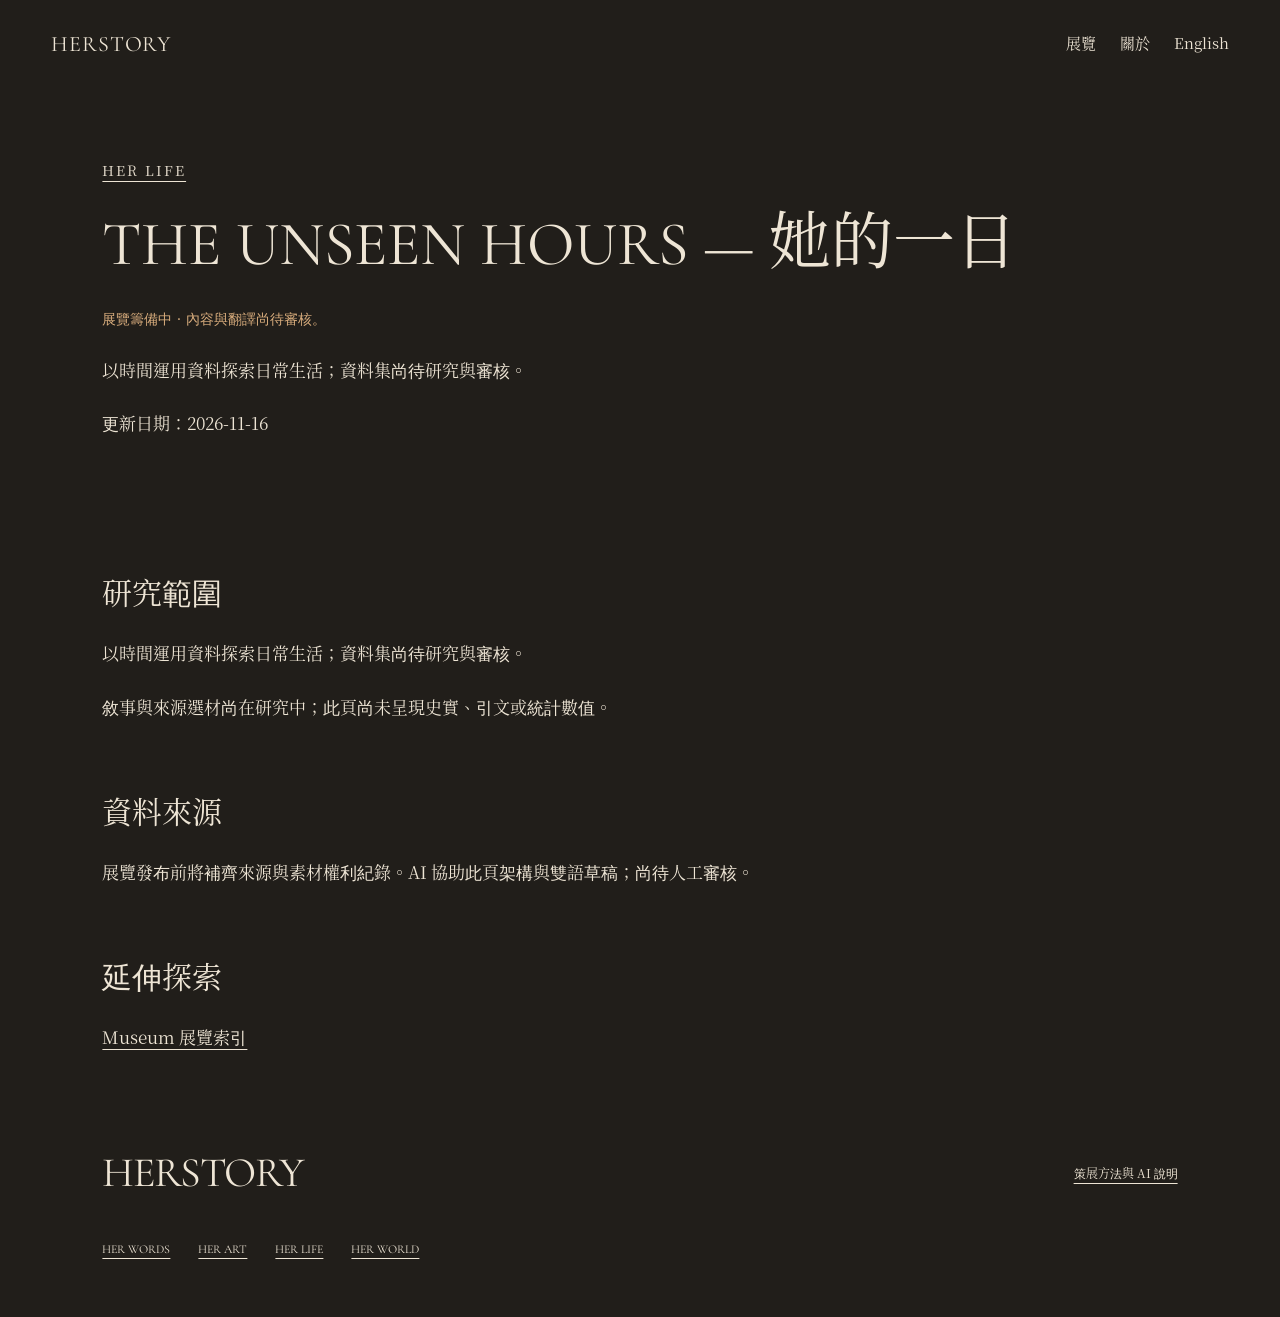
<file: exhibitions/the-unseen-hours/index.html>
<!doctype html>
<html lang="zh-Hant"><head><meta charset="utf-8"><meta name="viewport" content="width=device-width,initial-scale=1"><meta name="robots" content="noindex,nofollow"><meta name="description" content="探索女性歷史、文化、藝術、思想及生活經驗的數位博物館。"><title>THE UNSEEN HOURS — 她的一日 — HERSTORY</title><link rel="icon" href="data:,"><link rel="stylesheet" href="../../assets/css/fonts.css"><link rel="stylesheet" href="../../assets/css/round5.css"><link rel="stylesheet" href="../../assets/css/site.css"><script src="../../assets/js/site.js" defer></script></head>
<body id="top"><a class="skip" href="#main">跳至主要內容</a><header><a class="home-link" href="../../index.html">HERSTORY</a><nav aria-label="主要導覽"><a href="../../index.html#exhibitions">展覽</a><a href="../../about/index.html">關於</a><a data-language-switch href="../../en/exhibitions/the-unseen-hours/index.html" hreflang="en" lang="en">English</a></nav></header>
<main id="main"><div class="page-heading"><p class="eyebrow"><a href="../../index.html#her-life">HER LIFE</a></p><h1>THE UNSEEN HOURS — 她的一日</h1><p class="notice">展覽籌備中 · 內容與翻譯尚待審核。</p><p>以時間運用資料探索日常生活；資料集尚待研究與審核。</p><p>更新日期：2026-11-16</p></div><section class="text-page" id="scope"><h2>研究範圍</h2><p>以時間運用資料探索日常生活；資料集尚待研究與審核。</p><p>敘事與來源選材尚在研究中；此頁尚未呈現史實、引文或統計數值。</p></section><section class="text-page" id="sources"><h2>資料來源</h2><p>展覽發布前將補齊來源與素材權利紀錄。AI 協助此頁架構與雙語草稿；尚待人工審核。</p></section><section class="text-page" id="related"><h2>延伸探索</h2><p><a href="../../index.html#exhibitions">Museum 展覽索引</a></p></section></main>
<footer><a class="footer-brand" href="../../index.html" lang="en">HERSTORY</a><a href="../../about/index.html#method">策展方法與 AI 說明</a><nav class="footer-areas" aria-label="展區導覽"><a href="../../index.html#her-words" lang="en">HER WORDS</a><a href="../../index.html#her-art" lang="en">HER ART</a><a href="../../index.html#her-life" lang="en">HER LIFE</a><a href="../../index.html#her-world" lang="en">HER WORLD</a></nav></footer></body></html>
</file>
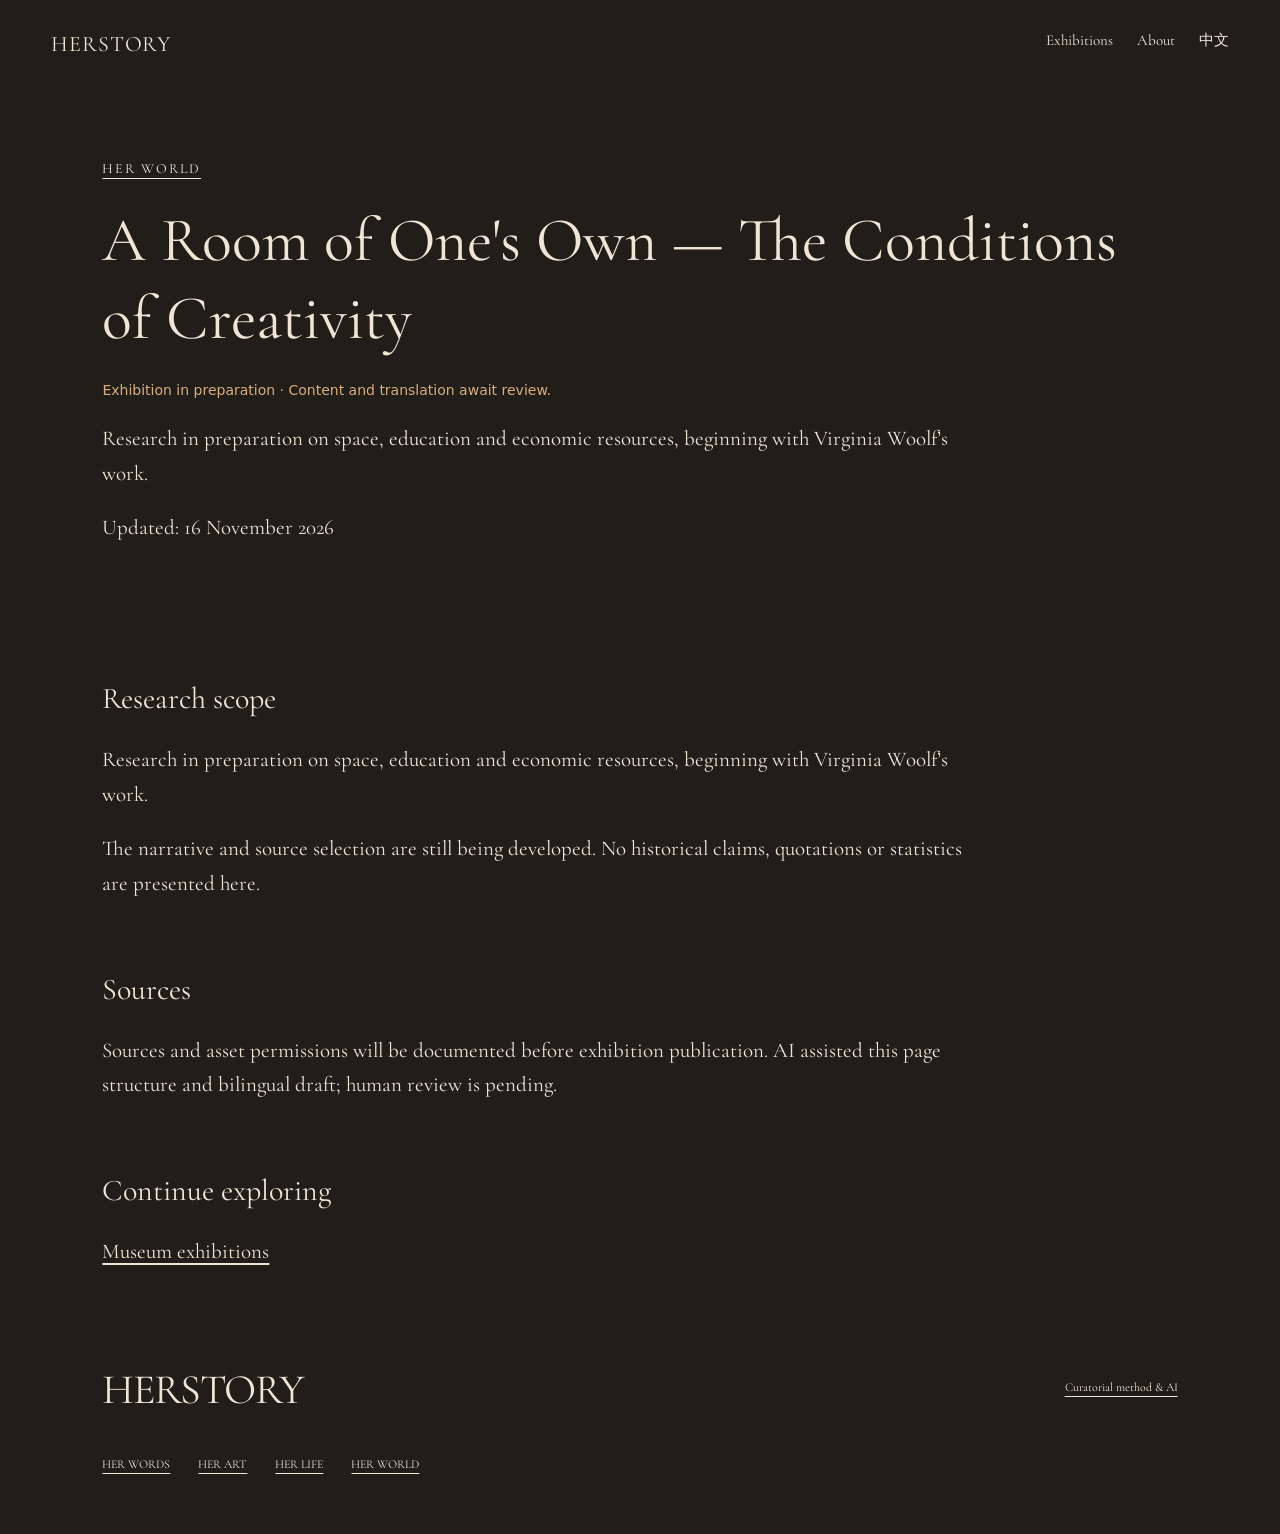
<file: en/exhibitions/a-room-of-ones-own/index.html>
<!doctype html>
<html lang="en"><head><meta charset="utf-8"><meta name="viewport" content="width=device-width,initial-scale=1"><meta name="robots" content="noindex,nofollow"><meta name="description" content="A Living Museum of Women’s Stories, Art &amp; Ideas."><title>A Room of One's Own — The Conditions of Creativity — HERSTORY</title><link rel="icon" href="data:,"><link rel="stylesheet" href="../../../assets/css/fonts.css"><link rel="stylesheet" href="../../../assets/css/round5.css"><link rel="stylesheet" href="../../../assets/css/site.css"><script src="../../../assets/js/site.js" defer></script></head>
<body id="top"><a class="skip" href="#main">Skip to content</a><header><a class="home-link" href="../../../en/index.html">HERSTORY</a><nav aria-label="Main navigation"><a href="../../../en/index.html#exhibitions">Exhibitions</a><a href="../../../en/about/index.html">About</a><a data-language-switch href="../../../exhibitions/a-room-of-ones-own/index.html" hreflang="zh-Hant" lang="zh-Hant">中文</a></nav></header>
<main id="main"><div class="page-heading"><p class="eyebrow"><a href="../../../en/index.html#her-world">HER WORLD</a></p><h1>A Room of One's Own — The Conditions of Creativity</h1><p class="notice">Exhibition in preparation · Content and translation await review.</p><p>Research in preparation on space, education and economic resources, beginning with Virginia Woolf’s work.</p><p>Updated: 16 November 2026</p></div><section class="text-page" id="scope"><h2>Research scope</h2><p>Research in preparation on space, education and economic resources, beginning with Virginia Woolf’s work.</p><p>The narrative and source selection are still being developed. No historical claims, quotations or statistics are presented here.</p></section><section class="text-page" id="sources"><h2>Sources</h2><p>Sources and asset permissions will be documented before exhibition publication. AI assisted this page structure and bilingual draft; human review is pending.</p></section><section class="text-page" id="related"><h2>Continue exploring</h2><p><a href="../../../en/index.html#exhibitions">Museum exhibitions</a></p></section></main>
<footer><a class="footer-brand" href="../../../en/index.html" lang="en">HERSTORY</a><a href="../../../en/about/index.html#method">Curatorial method & AI</a><nav class="footer-areas" aria-label="Museum areas"><a href="../../../en/index.html#her-words" lang="en">HER WORDS</a><a href="../../../en/index.html#her-art" lang="en">HER ART</a><a href="../../../en/index.html#her-life" lang="en">HER LIFE</a><a href="../../../en/index.html#her-world" lang="en">HER WORLD</a></nav></footer></body></html>
</file>
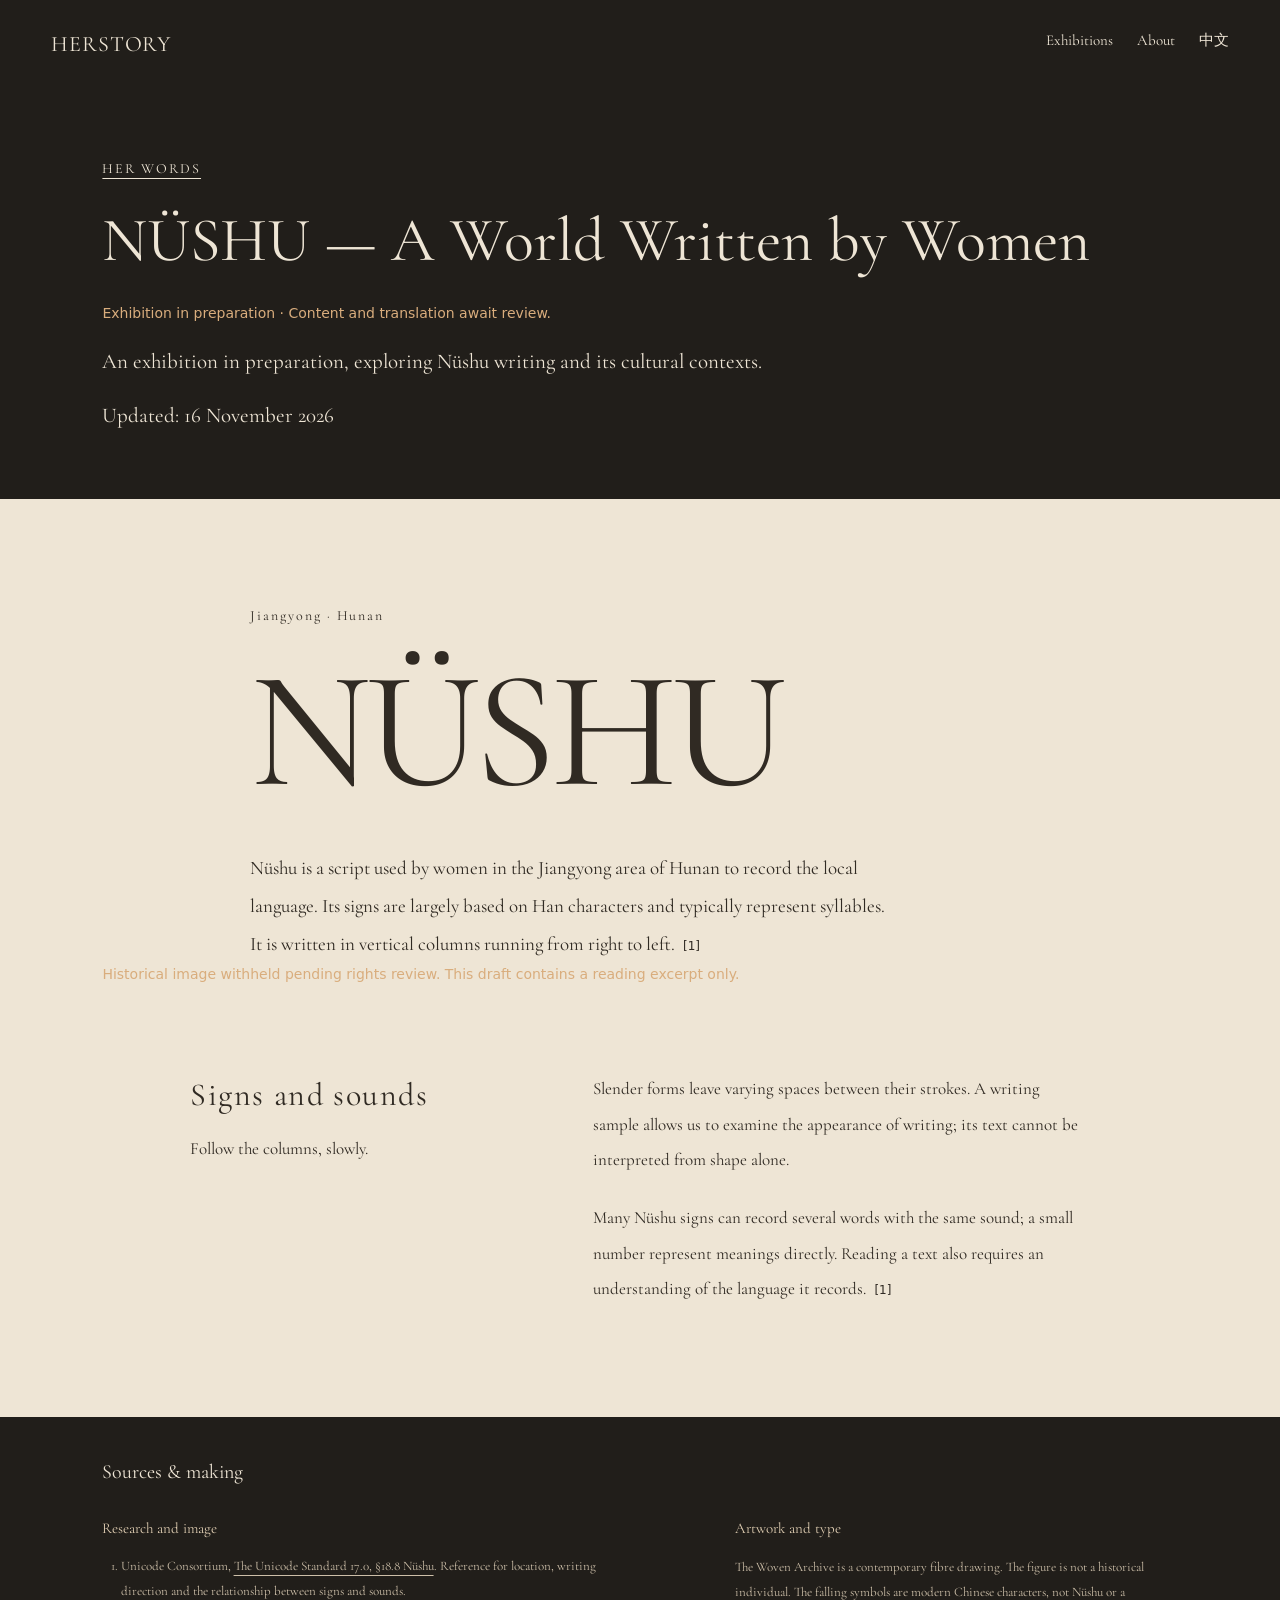
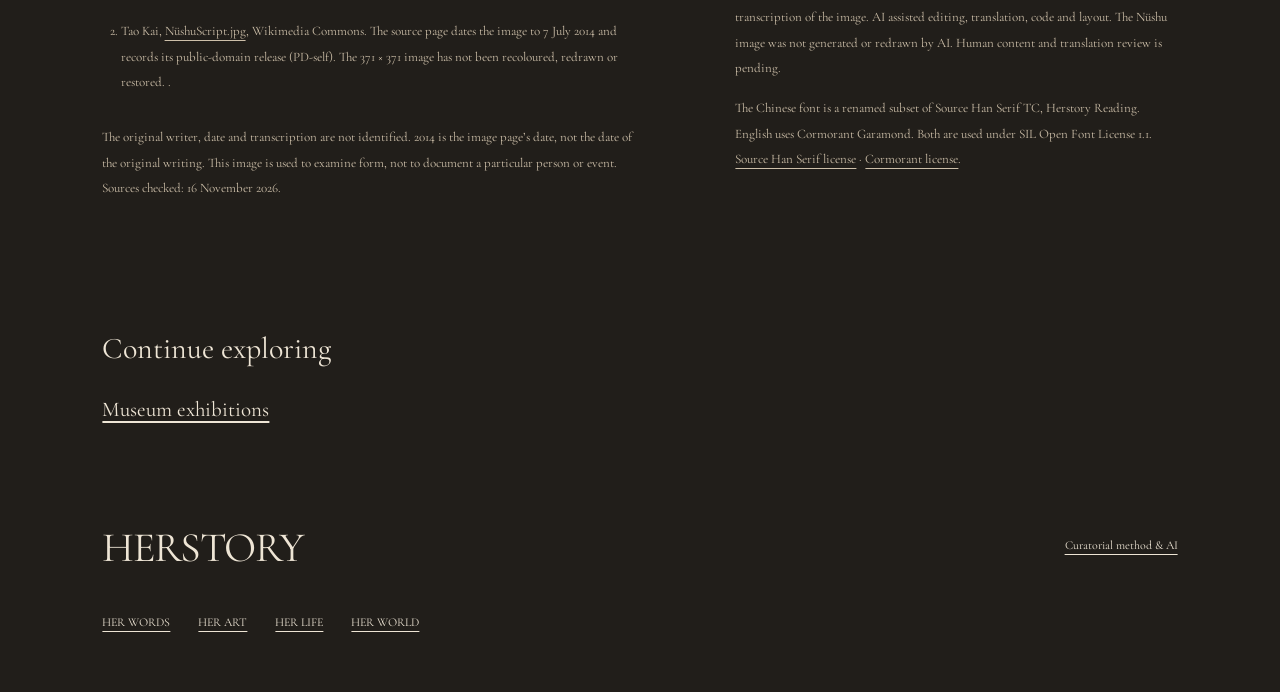
<file: en/exhibitions/nushu/index.html>
<!doctype html>
<html lang="en"><head><meta charset="utf-8"><meta name="viewport" content="width=device-width,initial-scale=1"><meta name="robots" content="noindex,nofollow"><meta name="description" content="A Living Museum of Women’s Stories, Art &amp; Ideas."><title>NÜSHU — A World Written by Women — HERSTORY</title><link rel="icon" href="data:,"><link rel="stylesheet" href="../../../assets/css/fonts.css"><link rel="stylesheet" href="../../../assets/css/round5.css"><link rel="stylesheet" href="../../../assets/css/site.css"><script src="../../../assets/js/site.js" defer></script></head>
<body id="top"><a class="skip" href="#main">Skip to content</a><header><a class="home-link" href="../../../en/index.html">HERSTORY</a><nav aria-label="Main navigation"><a href="../../../en/index.html#exhibitions">Exhibitions</a><a href="../../../en/about/index.html">About</a><a data-language-switch href="../../../exhibitions/nushu/index.html" hreflang="zh-Hant" lang="zh-Hant">中文</a></nav></header>
<main id="main"><div class="page-heading"><p class="eyebrow"><a href="../../../en/index.html#her-words">HER WORDS</a></p><h1>NÜSHU — A World Written by Women</h1><p class="notice">Exhibition in preparation · Content and translation await review.</p><p>An exhibition in preparation, exploring Nüshu writing and its cultural contexts.</p><p>Updated: 16 November 2026</p></div><section class="exhibition" id="nushu" tabindex="-1" aria-labelledby="nushu-title"><div class="exhibition-heading"><p class="eyebrow">Jiangyong · Hunan</p><h2 id="nushu-title">NÜSHU</h2><p class="exhibition-intro">Nüshu is a script used by women in the Jiangyong area of Hunan to record the local language. Its signs are largely based on Han characters and typically represent syllables. It is written in vertical columns running from right to left. <a class="cite" href="#source-context">[1]</a></p></div><p class="notice">Historical image withheld pending rights review. This draft contains a reading excerpt only.</p><div class="reading" id="reading"><div class="reading-title"><h3>Signs and sounds</h3><p>Follow the columns, slowly.</p></div><div class="reading-copy"><p>Slender forms leave varying spaces between their strokes. A writing sample allows us to examine the appearance of writing; its text cannot be interpreted from shape alone.</p><p>Many Nüshu signs can record several words with the same sound; a small number represent meanings directly. Reading a text also requires an understanding of the language it records. <a class="cite" href="#source-context">[1]</a></p></div></div></section><section class="sources" id="sources" aria-labelledby="sources-title"><h2 id="sources-title">Sources &amp; making</h2><div class="source-columns"><div><h3>Research and image</h3><ol><li id="source-context">Unicode Consortium, <a href="https://www.unicode.org/versions/Unicode17.0.0/core-spec/chapter-18/">The Unicode Standard 17.0, §18.8 Nüshu</a>. Reference for location, writing direction and the relationship between signs and sounds.</li><li id="source-image">Tao Kai, <a href="https://commons.wikimedia.org/wiki/File:N%C3%BCshuScript.jpg">NüshuScript.jpg</a>, Wikimedia Commons. The source page dates the image to 7 July 2014 and records its public-domain release (PD-self). The 371 × 371 image has not been recoloured, redrawn or restored. .</li></ol><p>The original writer, date and transcription are not identified. 2014 is the image page’s date, not the date of the original writing. This image is used to examine form, not to document a particular person or event. Sources checked: 16 November 2026.</p></div><div><h3>Artwork and type</h3><p>The Woven Archive is a contemporary fibre drawing. The figure is not a historical individual. The falling symbols are modern Chinese characters, not Nüshu or a transcription of the image. AI assisted editing, translation, code and layout. The Nüshu image was not generated or redrawn by AI. Human content and translation review is pending.</p><p>The Chinese font is a renamed subset of Source Han Serif TC, Herstory Reading. English uses Cormorant Garamond. Both are used under SIL Open Font License 1.1. <a href="../../../assets/fonts/OFL-SourceHanSerif.txt">Source Han Serif license</a> · <a href="../../../assets/fonts/OFL-CormorantGaramond.txt">Cormorant license</a>.</p></div></div></section><section class="text-page" id="related"><h2>Continue exploring</h2><p><a href="../../../en/index.html#exhibitions">Museum exhibitions</a></p></section></main>
<footer><a class="footer-brand" href="../../../en/index.html" lang="en">HERSTORY</a><a href="../../../en/about/index.html#method">Curatorial method & AI</a><nav class="footer-areas" aria-label="Museum areas"><a href="../../../en/index.html#her-words" lang="en">HER WORDS</a><a href="../../../en/index.html#her-art" lang="en">HER ART</a><a href="../../../en/index.html#her-life" lang="en">HER LIFE</a><a href="../../../en/index.html#her-world" lang="en">HER WORLD</a></nav></footer></body></html>
</file>
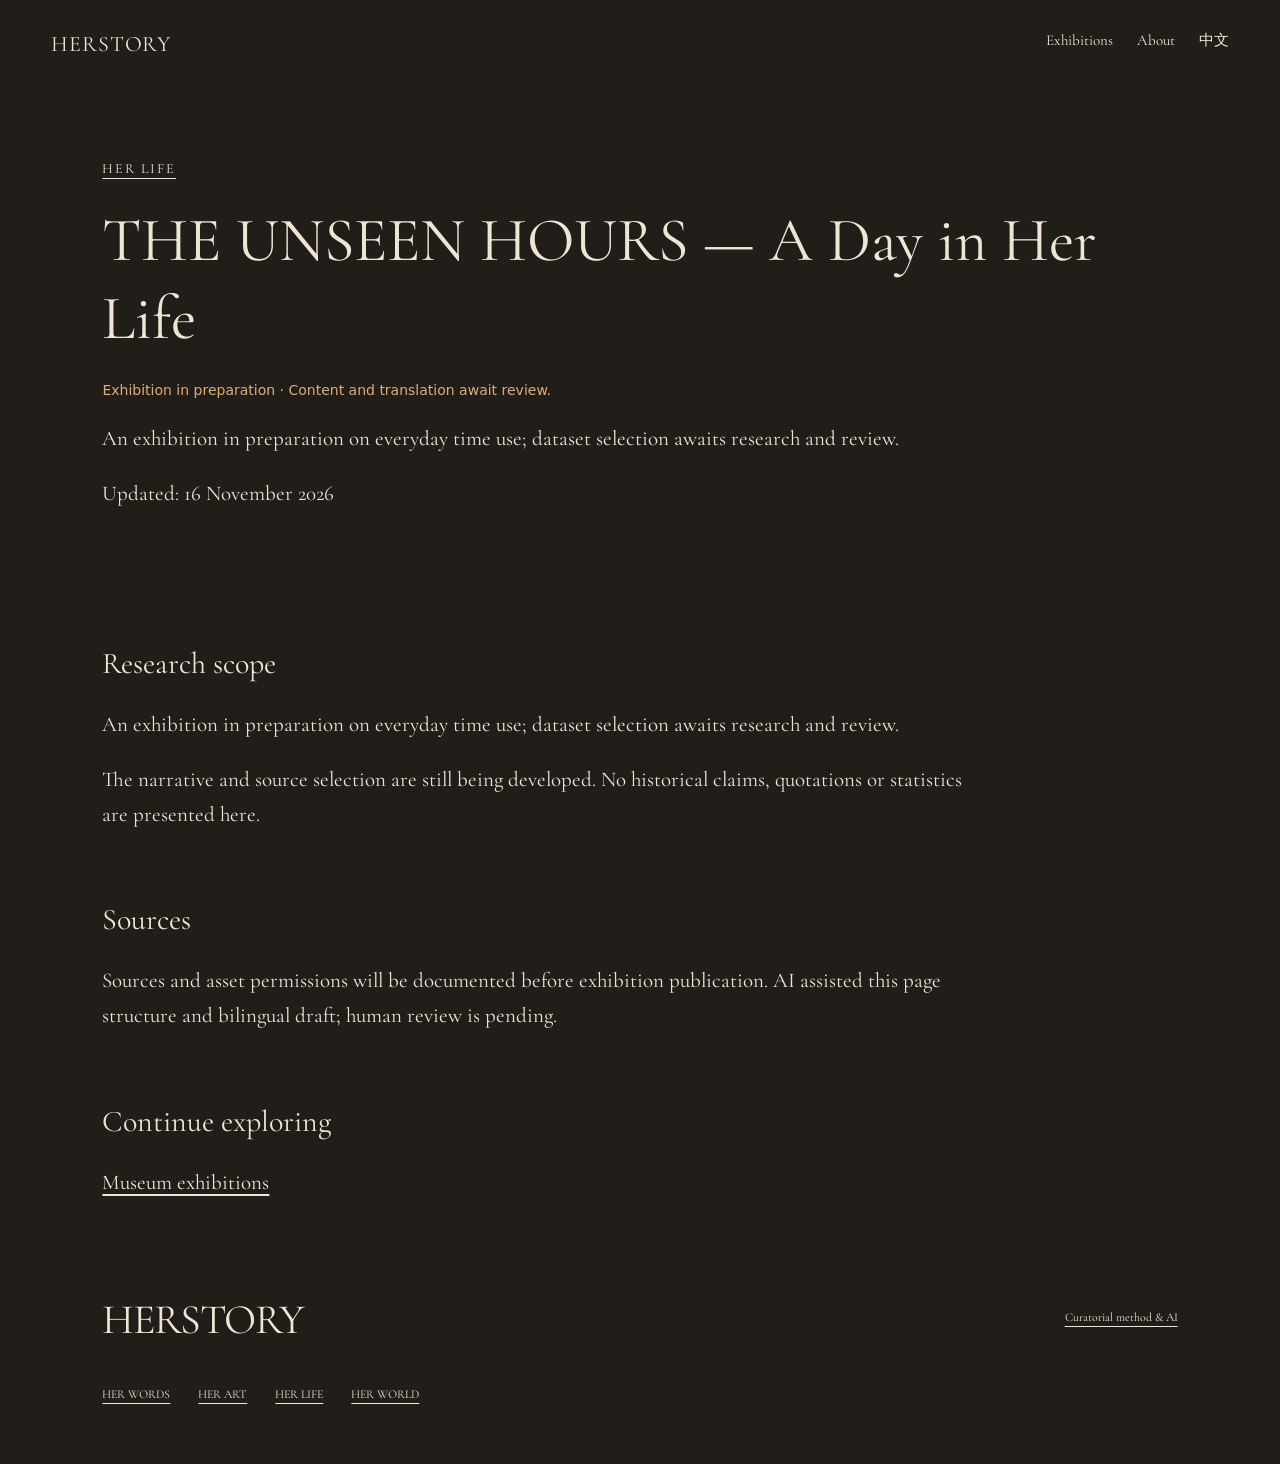
<file: en/exhibitions/the-unseen-hours/index.html>
<!doctype html>
<html lang="en"><head><meta charset="utf-8"><meta name="viewport" content="width=device-width,initial-scale=1"><meta name="robots" content="noindex,nofollow"><meta name="description" content="A Living Museum of Women’s Stories, Art &amp; Ideas."><title>THE UNSEEN HOURS — A Day in Her Life — HERSTORY</title><link rel="icon" href="data:,"><link rel="stylesheet" href="../../../assets/css/fonts.css"><link rel="stylesheet" href="../../../assets/css/round5.css"><link rel="stylesheet" href="../../../assets/css/site.css"><script src="../../../assets/js/site.js" defer></script></head>
<body id="top"><a class="skip" href="#main">Skip to content</a><header><a class="home-link" href="../../../en/index.html">HERSTORY</a><nav aria-label="Main navigation"><a href="../../../en/index.html#exhibitions">Exhibitions</a><a href="../../../en/about/index.html">About</a><a data-language-switch href="../../../exhibitions/the-unseen-hours/index.html" hreflang="zh-Hant" lang="zh-Hant">中文</a></nav></header>
<main id="main"><div class="page-heading"><p class="eyebrow"><a href="../../../en/index.html#her-life">HER LIFE</a></p><h1>THE UNSEEN HOURS — A Day in Her Life</h1><p class="notice">Exhibition in preparation · Content and translation await review.</p><p>An exhibition in preparation on everyday time use; dataset selection awaits research and review.</p><p>Updated: 16 November 2026</p></div><section class="text-page" id="scope"><h2>Research scope</h2><p>An exhibition in preparation on everyday time use; dataset selection awaits research and review.</p><p>The narrative and source selection are still being developed. No historical claims, quotations or statistics are presented here.</p></section><section class="text-page" id="sources"><h2>Sources</h2><p>Sources and asset permissions will be documented before exhibition publication. AI assisted this page structure and bilingual draft; human review is pending.</p></section><section class="text-page" id="related"><h2>Continue exploring</h2><p><a href="../../../en/index.html#exhibitions">Museum exhibitions</a></p></section></main>
<footer><a class="footer-brand" href="../../../en/index.html" lang="en">HERSTORY</a><a href="../../../en/about/index.html#method">Curatorial method & AI</a><nav class="footer-areas" aria-label="Museum areas"><a href="../../../en/index.html#her-words" lang="en">HER WORDS</a><a href="../../../en/index.html#her-art" lang="en">HER ART</a><a href="../../../en/index.html#her-life" lang="en">HER LIFE</a><a href="../../../en/index.html#her-world" lang="en">HER WORLD</a></nav></footer></body></html>
</file>
<file: assets/css/fonts.css>
/* OFL 1.1. Source Han Serif TC derivative renamed Herstory Reading; details in FONT_NOTES.md. */
@font-face{font-family:'Herstory Reading';src:url('../fonts/herstory-reading.woff2') format('woff2');font-weight:400;font-style:normal;font-display:swap}
@font-face{font-family:'Cormorant Garamond';src:url('../fonts/cormorant-regular.woff2') format('woff2');font-weight:400;font-style:normal;font-display:swap}
@font-face{font-family:'Cormorant Garamond';src:url('../fonts/cormorant-italic.woff2') format('woff2');font-weight:400;font-style:italic;font-display:swap}

/* Local metrics fallback: prevents the wider Georgia masthead from clipping. */
@font-face{font-family:'Cormorant Fallback';src:local('Georgia'),local('Times New Roman');size-adjust:88%;font-weight:400;font-style:normal}
</file>
<file: assets/css/round5.css>
:root{--paper:#eee5d5;--ink:#211e1a;--gold:#d9ad7d;--zh:'Herstory Reading','Source Han Serif TC','Songti TC','PMingLiU',serif;--en:'Cormorant Garamond','Cormorant Fallback',Georgia,serif;--sans:system-ui,'Microsoft JhengHei',sans-serif}*{box-sizing:border-box}html{scroll-behavior:smooth}body{margin:0;background:var(--ink);color:var(--paper);font:17px/1.95 var(--zh);font-synthesis:none}h1,h2,h3,p,figure{margin:0}h1,h2,h3{font-weight:400;line-height:1.5}a{color:inherit;text-underline-offset:5px}button{font:inherit;color:inherit;cursor:pointer;min-height:44px}a:focus-visible,button:focus-visible,summary:focus-visible{outline:2px solid var(--gold);outline-offset:6px}.skip{position:fixed;top:-100px;left:20px;z-index:30;background:var(--paper);color:var(--ink);padding:12px 18px}.skip:focus{top:12px}.sr-only{position:absolute;width:1px;height:1px;padding:0;margin:-1px;overflow:hidden;clip:rect(0,0,0,0);white-space:nowrap;border:0}header{display:flex;justify-content:space-between;align-items:center;padding:16px 4vw 0;gap:24px}header nav{display:flex;gap:36px}header a{display:inline-block;min-height:44px;padding:6px 0;text-decoration:none;font-size:15px}.home-link{font:22px/2 var(--en);letter-spacing:.04em}.scene{position:relative;isolation:isolate;min-height:780px;height:calc(100svh - 65px);max-height:1050px;overflow:hidden}.art-surface{position:absolute;inset:0;z-index:-1;pointer-events:none}.art-surface canvas,.fallback{position:absolute;inset:0;width:100%;height:100%;object-fit:cover}.art-surface canvas{visibility:hidden}.enhanced .art-surface canvas{visibility:visible}.enhanced .fallback{display:none}.masthead{position:relative;padding:18px 3.3vw 0;font:400 clamp(68px,18.8vw,270px)/.95 var(--en);letter-spacing:-.045em;pointer-events:none;color:#e6dac5}.opening{position:absolute;left:8vw;top:37%;width:39%;max-width:480px}.art-title{font:italic 23px/1.5 var(--en);color:var(--gold);margin-bottom:24px}.opening h1{font-size:clamp(28px,3.45vw,48px);letter-spacing:.025em;line-height:1.55;white-space:nowrap}.opening-copy{font-size:17px;max-width:22em;margin-top:28px;color:#ddd0bc;line-height:2;text-wrap:pretty;text-shadow:0 0 12px var(--ink)}.entry{display:inline-block;margin-top:25px;min-height:44px;padding:10px 0;font-size:16px;text-decoration:none}.entry span{margin-left:42px}.discovery{position:absolute;width:min(290px,30vw);left:64%;top:29%;text-align:center;z-index:2}.discovery figure{opacity:1}.enhanced .scene.has-interacted .discovery figure{transition:opacity .6s,clip-path .8s}.discovery img{display:block;width:100%;height:auto}.discovery figcaption{font-size:12px;line-height:1.8;padding:12px 8px 8px;color:#dfcfb8;background:#211e1aed}.enhanced .discovery figure{clip-path:ellipse(6% 30% at 50% 50%);opacity:.23;pointer-events:none}.enhanced .scene[data-revealed=true] .discovery figure{clip-path:ellipse(85% 85% at 50% 50%);opacity:1;pointer-events:auto}.reveal-control{border:0;background:#211e1ad9;display:inline-flex;align-items:center;gap:12px;margin-top:24px;font-size:14px;padding:4px 10px 4px 4px}.reveal-mark{display:grid;place-items:center;border:1px solid #a17b50;border-radius:50%;width:44px;height:44px;color:#efc897;font:24px var(--en)}.scene-bottom{position:absolute;left:8vw;right:6vw;bottom:25px;display:flex;justify-content:space-between;align-items:end;z-index:5;font-size:13px}.work-info{display:inline-block;padding:11px 0;text-decoration:none}.explore{position:relative}.explore summary{cursor:pointer;min-height:44px;list-style:none;display:flex;gap:30px;align-items:center;padding:10px 4px}.explore summary::-webkit-details-marker{display:none}.explore[open] summary span{transform:rotate(45deg)}.explore-panel{position:absolute;bottom:55px;left:0;width:370px;max-width:84vw;background:#211e1af5;padding:22px 24px;color:#e6dac5;box-shadow:0 0 0 1px #84725c}.explore-panel>p{font-size:13px;line-height:1.9}.thread-choices{display:flex;gap:10px;flex-wrap:wrap;margin-top:14px}.thread-choices button{background:none;border:0;padding:7px;color:#ded1bd;font-size:14px;min-width:44px}.thread-choices button[aria-pressed=true]{color:#f3c590;text-decoration:underline;text-underline-offset:7px}body:not(.enhanced) .reveal-control,body:not(.enhanced) .explore{display:none}.exhibition{background:var(--paper);color:#302a23;padding:105px 8vw 110px;scroll-margin-top:0}.exhibition:focus{outline:none}.exhibition-heading{max-width:780px;margin:0 auto}.eyebrow{font-size:14px;letter-spacing:.14em}.exhibition h2{font:400 clamp(86px,13vw,174px)/1.05 var(--en);letter-spacing:-.035em;margin:17px 0 30px}.exhibition h2 span{font:24px/1.5 var(--zh);letter-spacing:.15em;margin-left:32px;vertical-align:middle}.exhibition-intro{font-size:19px;line-height:2;max-width:34em}.cite{font:12px var(--sans);margin-left:4px;text-decoration:none;white-space:nowrap}.material{max-width:780px;margin:65px auto 0}.image-mount{padding:68px 40px;background:#e4d9c5;display:flex;justify-content:center}.material img{display:block;width:100%;max-width:371px;height:auto;object-fit:contain}.material figcaption{font-size:13px;line-height:1.9;margin:20px auto 0;max-width:45em;text-align:center;color:#514536}.material figcaption a{display:inline-block;margin-left:12px;padding:5px 0}.reading{max-width:900px;margin:85px auto 0;display:grid;grid-template-columns:1fr 1.65fr;gap:8vw}.reading h3{font-size:32px;letter-spacing:.05em}.reading-title>p{font-size:17px;margin-top:16px}.reading-copy{font-size:17px;line-height:2.1}.reading-copy p+p{margin-top:22px}.further{padding:80px 8vw 95px;background:#ddd0b8;color:#302a23;display:grid;grid-template-columns:1fr 2.1fr;gap:8vw}.further h2{font-size:25px}.preview-list{max-width:700px}.further h3{font:34px/1.25 var(--en)}.further article+article{margin-top:48px}.further article>p{font-size:16px;margin-top:14px;max-width:34em;line-height:2}.about{padding:95px 8vw;display:grid;grid-template-columns:1fr 2.1fr;gap:8vw}.about h2{font-size:25px}.about>div{max-width:640px}.about p+p{margin-top:22px}.about .full-title{font:italic 22px/1.6 var(--en);color:#cfb591;margin-top:35px}.sources{padding:40px 8vw 60px;color:#cdbfa9;font-size:13px;line-height:1.95}.sources h2{font-size:20px;color:var(--paper);margin-bottom:30px}.source-columns{display:grid;grid-template-columns:1.2fr 1fr;gap:8vw}.sources h3{font-size:15px;color:#e0ceb3;margin-bottom:14px}.sources ol{padding-left:1.4em;margin:0}.sources li{padding-bottom:15px}.sources p{margin-top:15px}.source-columns>div{max-width:45em}footer{padding:24px 8vw 45px;display:flex;align-items:center;justify-content:space-between;gap:24px}footer a{font-size:12px;min-height:44px;padding:10px 0}.footer-brand{font:42px/1 var(--en);letter-spacing:-.035em;text-decoration:none}
@media(max-width:700px){header{padding:12px 6vw 0}header nav{gap:24px}header a{font-size:14px}.home-link{font-size:19px}.scene{height:auto;min-height:1050px}.masthead{font-size:18.8vw;padding:22px 5vw 0;letter-spacing:-.04em}.opening{left:7vw;top:145px;width:86%;max-width:none}.art-title{font-size:21px;margin-bottom:19px}.opening h1{font-size:clamp(27px,8.2vw,37px);letter-spacing:.02em}.opening-copy{font-size:16px;line-height:2;margin-top:20px;max-width:22em}.entry{font-size:15px;margin-top:14px}.discovery{width:230px;left:50%;transform:translateX(-50%);top:475px}.discovery figcaption{font-size:11px}.scene-bottom{left:7vw;right:7vw;bottom:24px}.explore-panel{width:310px;padding:18px}.exhibition{padding:65px 7vw 70px}.eyebrow{font-size:12px}.exhibition h2{font-size:clamp(79px,23vw,160px);margin:18px 0 24px}.exhibition h2 span{font-size:19px;margin-left:15px;display:block;line-height:1.8;letter-spacing:.15em}.exhibition-intro{font-size:17px;line-height:2}.material{margin-top:36px}.image-mount{padding:32px 18px}.material img{max-width:300px}.material figcaption{text-align:left;font-size:12px;margin-top:18px}.material figcaption a{margin-left:0}.reading{display:block;margin-top:48px}.reading h3{font-size:27px}.reading-title>p{font-size:16px;margin-top:10px}.reading-copy{font-size:16px;line-height:2.1;margin-top:26px}.further{display:block;padding:55px 7vw}.further h2{font-size:22px;margin-bottom:35px}.further h3{font-size:32px}.further article>p{font-size:16px}.about{display:block;padding:65px 7vw 45px}.about h2{font-size:22px;margin-bottom:30px}.about>div{font-size:16px}.about .full-title{font-size:21px}.sources{padding:35px 7vw}.source-columns{grid-template-columns:1fr;gap:35px}.sources h2{font-size:19px}footer{padding:20px 7vw 35px}.footer-brand{font-size:32px}}@media(prefers-reduced-motion:reduce){html{scroll-behavior:auto}*,*::before,*::after{animation:none!important;transition:none!important}}
.fallback img{width:100%;height:100%;object-fit:cover}

/* Round 5: the archive page sits at the writing hand, not at the centre of a card. */
.opening{top:36%;width:36%}.opening-copy{max-width:21em}.discovery{left:81%;top:60%;width:min(170px,16vw);text-align:left}.discovery img{border:5px solid #dfd3bb}.discovery figcaption{font-size:10px;padding:8px 0;background:transparent;line-height:1.7}.enhanced .discovery figure{clip-path:polygon(0 0,12% 3%,12% 100%,0 96%);opacity:.48;transform:rotate(-7deg);transform-origin:0 0}.enhanced .scene[data-revealed=true] .discovery figure{clip-path:polygon(0 0,100% 0,100% 100%,0 100%);opacity:1;transform:rotate(-3deg)}.enhanced .scene.has-interacted .discovery figure{transition:opacity .6s,clip-path .8s,transform .8s}.reveal-control{font-size:12px;gap:8px;margin-top:7px;padding:3px 5px 3px 3px;white-space:nowrap}.reveal-mark{width:36px;height:36px;font-size:22px}.explore summary{color:#e8d0ac;border-bottom:1px solid #826343}.static-characters{position:absolute;inset:0;font:21px var(--zh);color:#d9b78b;opacity:.5}.static-characters span{position:absolute;left:81%;top:61%}.static-characters span+span{left:83%;top:63%}.enhanced .static-characters{display:none}@media(max-width:700px){.scene{min-height:1040px}.opening{top:145px;width:86%}.opening-copy{font-size:15px;line-height:1.9;max-width:22em}.discovery{left:59%;top:600px;transform:none;width:34%;max-width:145px}.discovery figcaption{font-size:10px;line-height:1.6}.reveal-control{font-size:11px;gap:6px;position:relative;left:-6px}.reveal-mark{width:32px;height:32px}.static-characters span{left:66%;top:610px}.static-characters span+span{left:70%;top:628px}.explore-panel{max-width:84vw}}

/* Only the image folds; its caption is never sliced into a false vertical inscription. */
.enhanced .discovery figure,.enhanced .scene[data-revealed=true] .discovery figure{clip-path:none;opacity:1;transform:none}.enhanced .discovery img{clip-path:polygon(0 0,12% 3%,12% 100%,0 96%);opacity:.48;transform:rotate(-7deg);transform-origin:0 0}.enhanced .discovery figcaption{visibility:hidden}.enhanced .scene[data-revealed=true] .discovery img{clip-path:polygon(0 0,100% 0,100% 100%,0 100%);opacity:1;transform:rotate(-3deg)}.enhanced .scene[data-revealed=true] .discovery figcaption{visibility:visible}.enhanced .scene.has-interacted .discovery img{transition:opacity .6s,clip-path .8s,transform .8s}

/* Anchor the page to the drawing plane also on tall tablet viewports. */
.scene{--figure-span:min(46vw,calc(clamp(780px,calc(100svh - 65px),1050px)*.732))}.discovery{left:calc(53% + var(--figure-span)*.61);top:calc(27% + var(--figure-span)*.60);width:min(145px,16vw)}@media(max-width:700px){.discovery{left:59%;top:600px;width:34%;max-width:145px}}

@media(max-width:700px){.static-characters{font-size:19px;line-height:1}.static-characters span{left:calc(1.5% + 94vw*.654 - 9px);top:calc(420px + 94vw*.58 - 40px)}.static-characters span+span{left:calc(1.5% + 94vw*.7 - 9px);top:calc(420px + 94vw*.577 - 27px)}}

@media(max-width:700px){body:not(.enhanced) .discovery{top:620px}}

/* The quiet footer row must not intercept the adjacent Reveal button. */
.scene-bottom{pointer-events:none}.scene-bottom>*{pointer-events:auto}
</file>
<file: assets/css/site.css>
/* Production navigation and reading layout; Round 5 artwork styles remain in round5.css. */
header{flex-wrap:wrap;gap:8px 24px}header nav{flex-wrap:wrap;gap:12px 24px}nav a{min-height:44px}html[lang=en] body{font-family:var(--en);font-size:21px;line-height:1.65}html[lang=en] .opening h1{white-space:normal;font-family:var(--en);line-height:1.15}html[lang=en] .opening-copy{font-size:19px;line-height:1.6}html[lang=en] .scene .explore-panel{font-family:var(--en)}
.catalogue,.category,.text-page,.page-heading{padding:65px 8vw}.catalogue,.category{background:var(--paper);color:var(--ink)}.category{border-top:1px solid #c5b69e}.catalogue h2,.category h2,.text-page h2{font-size:30px;margin-bottom:22px}.category h2{font-family:var(--en)}.category p,.text-page p,.page-heading p{max-width:42em;margin-top:20px}.category-nav{display:flex;flex-wrap:wrap;gap:18px 32px;margin-top:35px;font-family:var(--en)}.category-nav a{display:inline-flex;align-items:center}.exhibition-index{list-style:none;padding:0;margin:30px 0}.exhibition-index li{padding:25px 0;border-top:1px solid #c5b69e}.exhibition-index h3{font-size:28px;max-width:32em}.exhibition-index img{max-width:240px;height:auto}.index-empty{font-size:16px}.page-heading h1,.text-page h1{font:clamp(32px,5vw,62px)/1.25 var(--en);max-width:22em;margin:22px 0;overflow-wrap:anywhere}.notice{font-family:var(--sans);font-size:14px;color:var(--gold)}.text-page{max-width:1100px}.text-page+.text-page{padding-top:0}.exhibition h2{overflow-wrap:anywhere}.sources a{overflow-wrap:anywhere}section{scroll-margin-top:20px}
@media(max-width:700px){.catalogue,.category,.text-page,.page-heading{padding:45px 7vw}header nav{gap:8px 16px}html[lang=en] .opening h1{font-size:34px}html[lang=en] .opening-copy{font-size:17px;line-height:1.55}html[lang=en] .art-title{margin-bottom:16px}html[lang=en] .opening-copy{margin-top:16px}.category-nav{gap:16px 24px}}

/* Bilingual headings keep the approved serif families for Chinese glyphs too. */
.page-heading h1,.text-page h1{font-family:'Cormorant Garamond','Herstory Reading','Source Han Serif TC','Songti TC','PMingLiU',serif}

footer{flex-wrap:wrap}.footer-areas{display:flex;flex-wrap:wrap;gap:8px 28px;flex-basis:100%;font-family:var(--en)}
</file>
